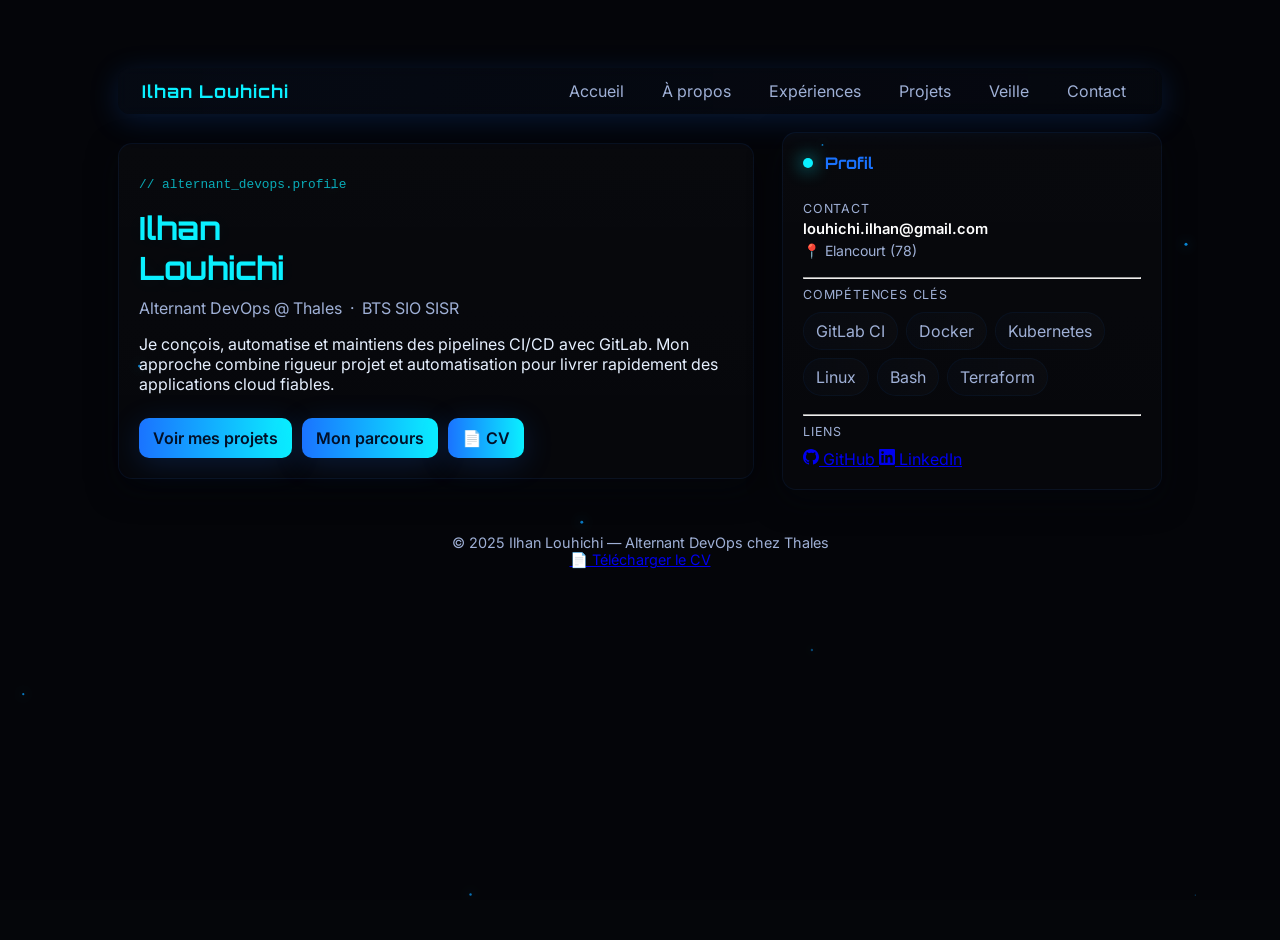
<file: index.html>
<!doctype html>
<html lang="fr">
<head>
  <meta charset="utf-8" />
  <meta name="viewport" content="width=device-width,initial-scale=1" />
  <title>Ilhan Louhichi — Portfolio DevOps</title>
  <meta name="description" content="Portfolio d'Ilhan Louhichi, alternant DevOps chez Thales. CI/CD, Docker, Kubernetes, GitLab." />
  <link rel="stylesheet" href="css/styles.css">
</head>
<body>
<canvas id="particles-canvas" aria-hidden="true"></canvas>
<div class="container">

  <nav class="nav">
    <a class="logo" href="index.html">Ilhan Louhichi</a>
    <ul class="nav-links">
      <li><a href="index.html">Accueil</a></li>
      <li><a href="about.html">À propos</a></li>
      <li><a href="experience.html">Expériences</a></li>
      <li><a href="projects.html">Projets</a></li>
      <li><a href="veille.html">Veille</a></li>
      <li><a href="contact.html">Contact</a></li>
    </ul>
  </nav>

  <div class="hero">
    <!-- Carte principale -->
    <div class="card">
      <p style="font-family:'JetBrains Mono',monospace;font-size:0.8rem;color:var(--neon-2);margin-bottom:16px;opacity:0.7;">// alternant_devops.profile</p>
      <h1 class="title">Ilhan<br>Louhichi</h1>
      <p class="subtitle">Alternant DevOps @ Thales &nbsp;·&nbsp; BTS SIO SISR</p>
      <p style="margin-bottom:24px;">Je conçois, automatise et maintiens des pipelines CI/CD avec GitLab. Mon approche combine rigueur projet et automatisation pour livrer rapidement des applications cloud fiables.</p>
      <div style="display:flex;gap:10px;flex-wrap:wrap;">
        <a class="btn" href="projects.html">Voir mes projets</a>
        <a class="btn btn-outline" href="experience.html">Mon parcours</a>
        <a class="btn btn-outline" href="files/LOUHICHI_ILHAN_CV.pdf" target="_blank">📄 CV</a>
      </div>
    </div>

    <!-- Carte info -->
    <div class="card">
      <div class="section-title" style="padding-bottom:12px;margin-bottom:16px;">
        <div class="pulse"></div>
        <h2 style="font-size:1rem;">Profil</h2>
      </div>

      <div style="margin-bottom:18px;">
        <div style="font-size:0.78rem;color:var(--muted);margin-bottom:4px;text-transform:uppercase;letter-spacing:0.8px;">Contact</div>
        <div style="font-weight:600;color:#fff;font-size:0.92rem;">louhichi.ilhan@gmail.com</div>
        <div style="color:var(--muted);font-size:0.88rem;margin-top:4px;">📍 Elancourt (78)</div>
      </div>

      <hr>

      <div style="margin-bottom:18px;">
        <div style="font-size:0.78rem;color:var(--muted);margin-bottom:10px;text-transform:uppercase;letter-spacing:0.8px;">Compétences clés</div>
        <div class="chips">
          <span class="chip">GitLab CI</span>
          <span class="chip">Docker</span>
          <span class="chip">Kubernetes</span>
          <span class="chip">Linux</span>
          <span class="chip">Bash</span>
          <span class="chip">Terraform</span>
        </div>
      </div>

      <hr>

      <div>
        <div style="font-size:0.78rem;color:var(--muted);margin-bottom:10px;text-transform:uppercase;letter-spacing:0.8px;">Liens</div>
        <div class="social-links" style="flex-direction:column;">
          <a href="https://github.com/ilhan-louhichi" target="_blank" class="social-link">
            <svg width="16" height="16" viewBox="0 0 24 24" fill="currentColor"><path d="M12 0C5.374 0 0 5.373 0 12c0 5.302 3.438 9.8 8.207 11.387.599.111.793-.261.793-.577v-2.234c-3.338.726-4.033-1.416-4.033-1.416-.546-1.387-1.333-1.756-1.333-1.756-1.089-.745.083-.729.083-.729 1.205.084 1.839 1.237 1.839 1.237 1.07 1.834 2.807 1.304 3.492.997.107-.775.418-1.305.762-1.604-2.665-.305-5.467-1.334-5.467-5.931 0-1.311.469-2.381 1.236-3.221-.124-.303-.535-1.524.117-3.176 0 0 1.008-.322 3.301 1.23A11.509 11.509 0 0112 5.803c1.02.005 2.047.138 3.006.404 2.291-1.552 3.297-1.23 3.297-1.23.653 1.653.242 2.874.118 3.176.77.84 1.235 1.911 1.235 3.221 0 4.609-2.807 5.624-5.479 5.921.43.372.823 1.102.823 2.222v3.293c0 .319.192.694.801.576C20.566 21.797 24 17.3 24 12c0-6.627-5.373-12-12-12z"/></svg>
            GitHub
          </a>
          <a href="https://linkedin.com/in/ilhan-louhichi" target="_blank" class="social-link">
            <svg width="16" height="16" viewBox="0 0 24 24" fill="currentColor"><path d="M20.447 20.452h-3.554v-5.569c0-1.328-.027-3.037-1.852-3.037-1.853 0-2.136 1.445-2.136 2.939v5.667H9.351V9h3.414v1.561h.046c.477-.9 1.637-1.85 3.37-1.85 3.601 0 4.267 2.37 4.267 5.455v6.286zM5.337 7.433a2.062 2.062 0 01-2.063-2.065 2.064 2.064 0 112.063 2.065zm1.782 13.019H3.555V9h3.564v11.452zM22.225 0H1.771C.792 0 0 .774 0 1.729v20.542C0 23.227.792 24 1.771 24h20.451C23.2 24 24 23.227 24 22.271V1.729C24 .774 23.2 0 22.222 0h.003z"/></svg>
            LinkedIn
          </a>
        </div>
      </div>
    </div>
  </div>

  <footer class="site-footer">
    <div>© 2025 Ilhan Louhichi — Alternant DevOps chez Thales</div>
    <div><a href="files/LOUHICHI_ILHAN_CV.pdf" target="_blank">📄 Télécharger le CV</a></div>
  </footer>
</div>
<script src="js/particles.js"></script>
</body>
</html>
</file>
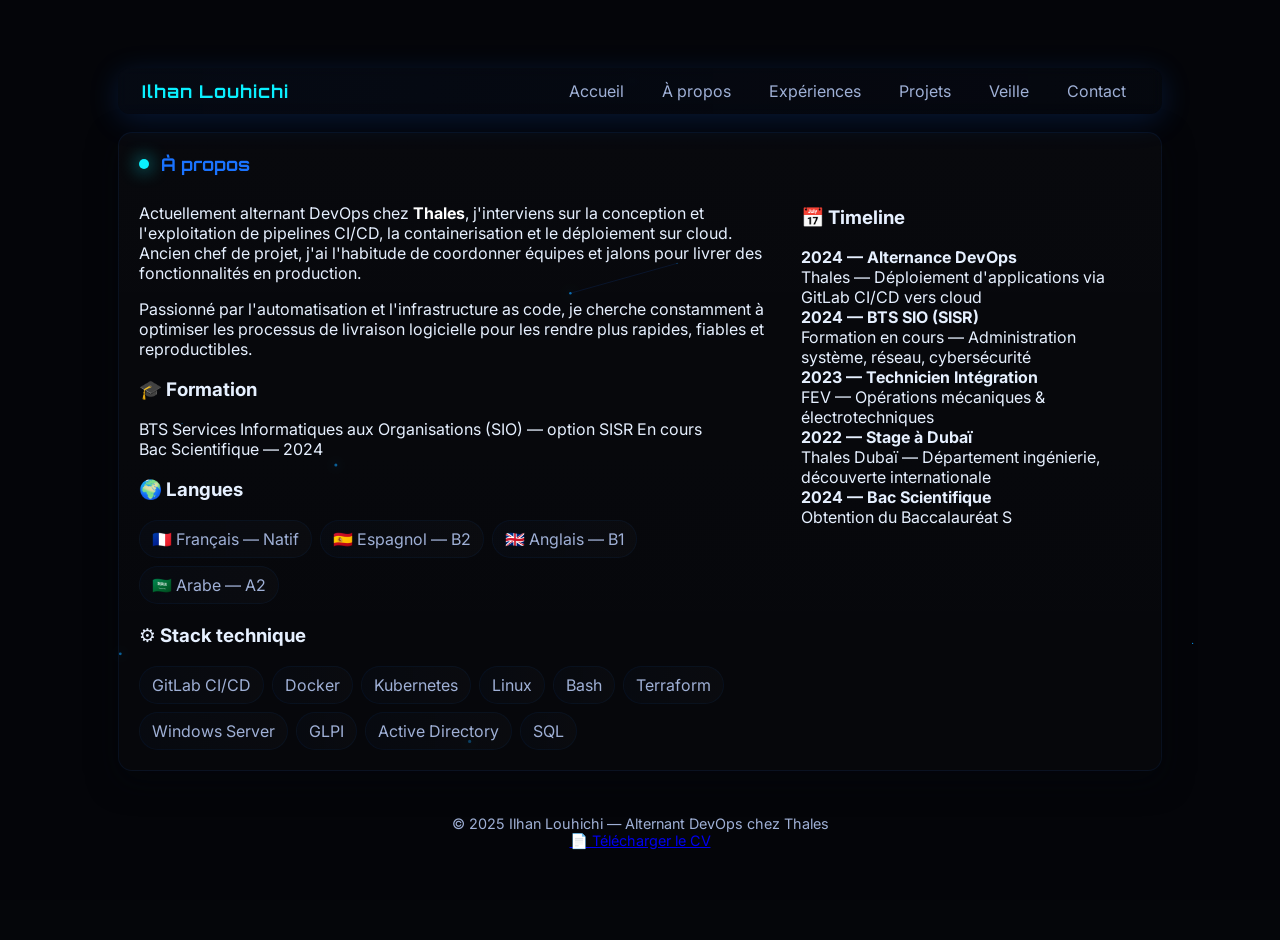
<file: about.html>
<!doctype html>
<html lang="fr">
<head>
  <meta charset="utf-8" />
  <meta name="viewport" content="width=device-width,initial-scale=1" />
  <title>À propos — Ilhan Louhichi</title>
  <meta name="description" content="À propos d'Ilhan Louhichi, alternant DevOps chez Thales, BTS SIO SISR." />
  <link rel="stylesheet" href="css/styles.css">
</head>
<body>
<canvas id="particles-canvas" aria-hidden="true"></canvas>
<div class="container">

  <nav class="nav">
    <a class="logo" href="index.html">Ilhan Louhichi</a>
    <ul class="nav-links">
      <li><a href="index.html">Accueil</a></li>
      <li><a href="about.html">À propos</a></li>
      <li><a href="experience.html">Expériences</a></li>
      <li><a href="projects.html">Projets</a></li>
      <li><a href="veille.html">Veille</a></li>
      <li><a href="contact.html">Contact</a></li>
    </ul>
  </nav>

  <section class="card">
    <div class="section-title">
      <div class="pulse"></div>
      <h2>À propos</h2>
    </div>

    <div class="two-col">
      <div>
        <p>Actuellement alternant DevOps chez <strong style="color:#fff;">Thales</strong>, j'interviens sur la conception et l'exploitation de pipelines CI/CD, la containerisation et le déploiement sur cloud. Ancien chef de projet, j'ai l'habitude de coordonner équipes et jalons pour livrer des fonctionnalités en production.</p>
        <p>Passionné par l'automatisation et l'infrastructure as code, je cherche constamment à optimiser les processus de livraison logicielle pour les rendre plus rapides, fiables et reproductibles.</p>

        <h3>🎓 Formation</h3>
        <p>BTS Services Informatiques aux Organisations (SIO) — option SISR <span class="tag">En cours</span><br>
        Bac Scientifique — 2024</p>

        <h3>🌍 Langues</h3>
        <div class="chips" style="margin-top:8px;">
          <span class="chip">🇫🇷 Français — Natif</span>
          <span class="chip">🇪🇸 Espagnol — B2</span>
          <span class="chip">🇬🇧 Anglais — B1</span>
          <span class="chip">🇸🇦 Arabe — A2</span>
        </div>

        <h3 style="margin-top:20px;">⚙️ Stack technique</h3>
        <div class="chips" style="margin-top:8px;">
          <span class="chip">GitLab CI/CD</span>
          <span class="chip">Docker</span>
          <span class="chip">Kubernetes</span>
          <span class="chip">Linux</span>
          <span class="chip">Bash</span>
          <span class="chip">Terraform</span>
          <span class="chip">Windows Server</span>
          <span class="chip">GLPI</span>
          <span class="chip">Active Directory</span>
          <span class="chip">SQL</span>
        </div>
      </div>

      <div>
        <h3>📅 Timeline</h3>
        <div class="timeline">
          <div class="timeline-item">
            <strong>2024 — Alternance DevOps</strong>
            <div class="tl-sub">Thales — Déploiement d'applications via GitLab CI/CD vers cloud</div>
          </div>
          <div class="timeline-item">
            <strong>2024 — BTS SIO (SISR)</strong>
            <div class="tl-sub">Formation en cours — Administration système, réseau, cybersécurité</div>
          </div>
          <div class="timeline-item">
            <strong>2023 — Technicien Intégration</strong>
            <div class="tl-sub">FEV — Opérations mécaniques & électrotechniques</div>
          </div>
          <div class="timeline-item">
            <strong>2022 — Stage à Dubaï</strong>
            <div class="tl-sub">Thales Dubaï — Département ingénierie, découverte internationale</div>
          </div>
          <div class="timeline-item">
            <strong>2024 — Bac Scientifique</strong>
            <div class="tl-sub">Obtention du Baccalauréat S</div>
          </div>
        </div>
      </div>
    </div>
  </section>

  <footer class="site-footer">
    <div>© 2025 Ilhan Louhichi — Alternant DevOps chez Thales</div>
    <div><a href="files/LOUHICHI_ILHAN_CV.pdf" target="_blank">📄 Télécharger le CV</a></div>
  </footer>
</div>
<script src="js/particles.js"></script>
</body>
</html>
</file>
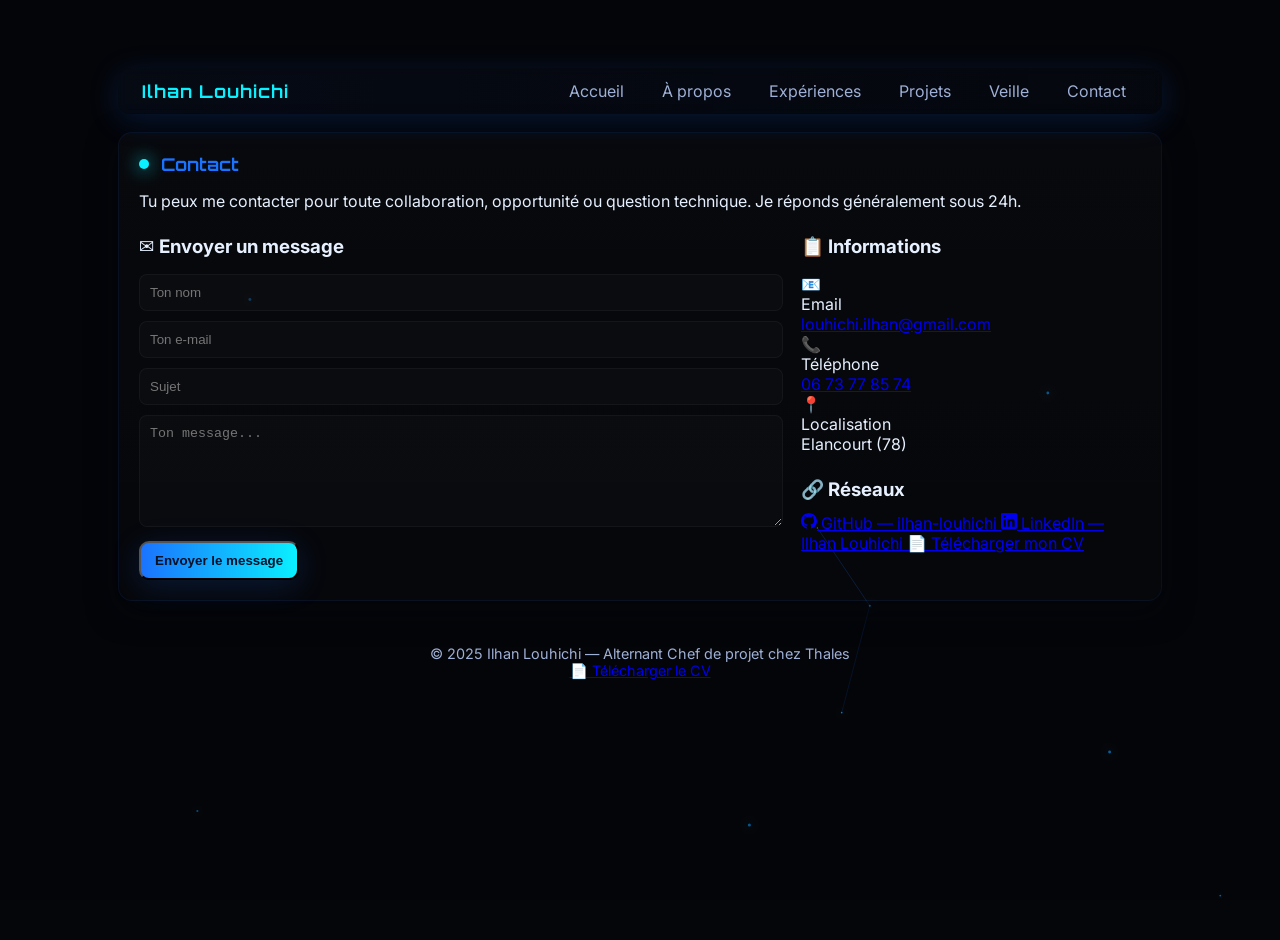
<file: contact.html>
<!doctype html>
<html lang="fr">
<head>
  <meta charset="utf-8" />
  <meta name="viewport" content="width=device-width,initial-scale=1" />
  <title>Contact — Ilhan Louhichi</title>
  <meta name="description" content="Contacter Ilhan Louhichi, alternant DevOps chez Thales." />
  <link rel="stylesheet" href="css/styles.css">
</head>
<body>
<canvas id="particles-canvas" aria-hidden="true"></canvas>
<div class="container">

  <nav class="nav">
    <a class="logo" href="index.html">Ilhan Louhichi</a>
    <ul class="nav-links">
      <li><a href="index.html">Accueil</a></li>
      <li><a href="about.html">À propos</a></li>
      <li><a href="experience.html">Expériences</a></li>
      <li><a href="projects.html">Projets</a></li>
      <li><a href="veille.html">Veille</a></li>
      <li><a href="contact.html">Contact</a></li>
    </ul>
  </nav>

  <section class="card">
    <div class="section-title">
      <div class="pulse"></div>
      <h2>Contact</h2>
    </div>
    <p>Tu peux me contacter pour toute collaboration, opportunité ou question technique. Je réponds généralement sous 24h.</p>

    <div class="two-col" style="margin-top:24px;align-items:start;">

      <!-- Formulaire -->
      <div>
        <h3 style="margin-top:0;margin-bottom:16px;">✉️ Envoyer un message</h3>
        <div class="contact-form">
          <input type="text" name="name" placeholder="Ton nom" required>
          <input type="email" name="email" placeholder="Ton e-mail" required>
          <input type="text" name="subject" placeholder="Sujet">
          <textarea name="message" rows="6" placeholder="Ton message..."></textarea>
          <button class="btn" type="button" onclick="alert('Formulaire de démonstration — contactez directement par email.')">
            Envoyer le message
          </button>
        </div>
      </div>

      <!-- Infos de contact -->
      <div>
        <h3 style="margin-top:0;margin-bottom:16px;">📋 Informations</h3>
        <div class="contact-info">
          <div class="contact-info-item">
            <div class="icon">📧</div>
            <div>
              <div class="ci-label">Email</div>
              <a href="mailto:louhichi.ilhan@gmail.com">louhichi.ilhan@gmail.com</a>
            </div>
          </div>
          <div class="contact-info-item">
            <div class="icon">📞</div>
            <div>
              <div class="ci-label">Téléphone</div>
              <a href="tel:+33673778574">06 73 77 85 74</a>
            </div>
          </div>
          <div class="contact-info-item">
            <div class="icon">📍</div>
            <div>
              <div class="ci-label">Localisation</div>
              <span style="color:var(--text)">Elancourt (78)</span>
            </div>
          </div>
        </div>

        <h3 style="margin-top:24px;margin-bottom:12px;">🔗 Réseaux</h3>
        <div class="social-links" style="flex-direction:column;">
          <a href="https://github.com/ilhan-louhichi" target="_blank" class="social-link">
            <svg width="16" height="16" viewBox="0 0 24 24" fill="currentColor"><path d="M12 0C5.374 0 0 5.373 0 12c0 5.302 3.438 9.8 8.207 11.387.599.111.793-.261.793-.577v-2.234c-3.338.726-4.033-1.416-4.033-1.416-.546-1.387-1.333-1.756-1.333-1.756-1.089-.745.083-.729.083-.729 1.205.084 1.839 1.237 1.839 1.237 1.07 1.834 2.807 1.304 3.492.997.107-.775.418-1.305.762-1.604-2.665-.305-5.467-1.334-5.467-5.931 0-1.311.469-2.381 1.236-3.221-.124-.303-.535-1.524.117-3.176 0 0 1.008-.322 3.301 1.23A11.509 11.509 0 0112 5.803c1.02.005 2.047.138 3.006.404 2.291-1.552 3.297-1.23 3.297-1.23.653 1.653.242 2.874.118 3.176.77.84 1.235 1.911 1.235 3.221 0 4.609-2.807 5.624-5.479 5.921.43.372.823 1.102.823 2.222v3.293c0 .319.192.694.801.576C20.566 21.797 24 17.3 24 12c0-6.627-5.373-12-12-12z"/></svg>
            GitHub — ilhan-louhichi
          </a>
          <a href="https://linkedin.com/in/ilhan-louhichi" target="_blank" class="social-link">
            <svg width="16" height="16" viewBox="0 0 24 24" fill="currentColor"><path d="M20.447 20.452h-3.554v-5.569c0-1.328-.027-3.037-1.852-3.037-1.853 0-2.136 1.445-2.136 2.939v5.667H9.351V9h3.414v1.561h.046c.477-.9 1.637-1.85 3.37-1.85 3.601 0 4.267 2.37 4.267 5.455v6.286zM5.337 7.433a2.062 2.062 0 01-2.063-2.065 2.064 2.064 0 112.063 2.065zm1.782 13.019H3.555V9h3.564v11.452zM22.225 0H1.771C.792 0 0 .774 0 1.729v20.542C0 23.227.792 24 1.771 24h20.451C23.2 24 24 23.227 24 22.271V1.729C24 .774 23.2 0 22.222 0h.003z"/></svg>
            LinkedIn — Ilhan Louhichi
          </a>
          <a href="files/LOUHICHI_ILHAN_CV.pdf" target="_blank" class="social-link">
            📄 Télécharger mon CV
          </a>
        </div>
      </div>
    </div>
  </section>

  <footer class="site-footer">
    <div>© 2025 Ilhan Louhichi — Alternant Chef de projet chez Thales</div>
    <div><a href="files/LOUHICHI_ILHAN_CV.pdf" target="_blank">📄 Télécharger le CV</a></div>
  </footer>
</div>
<script src="js/particles.js"></script>
</body>
</html>
</file>
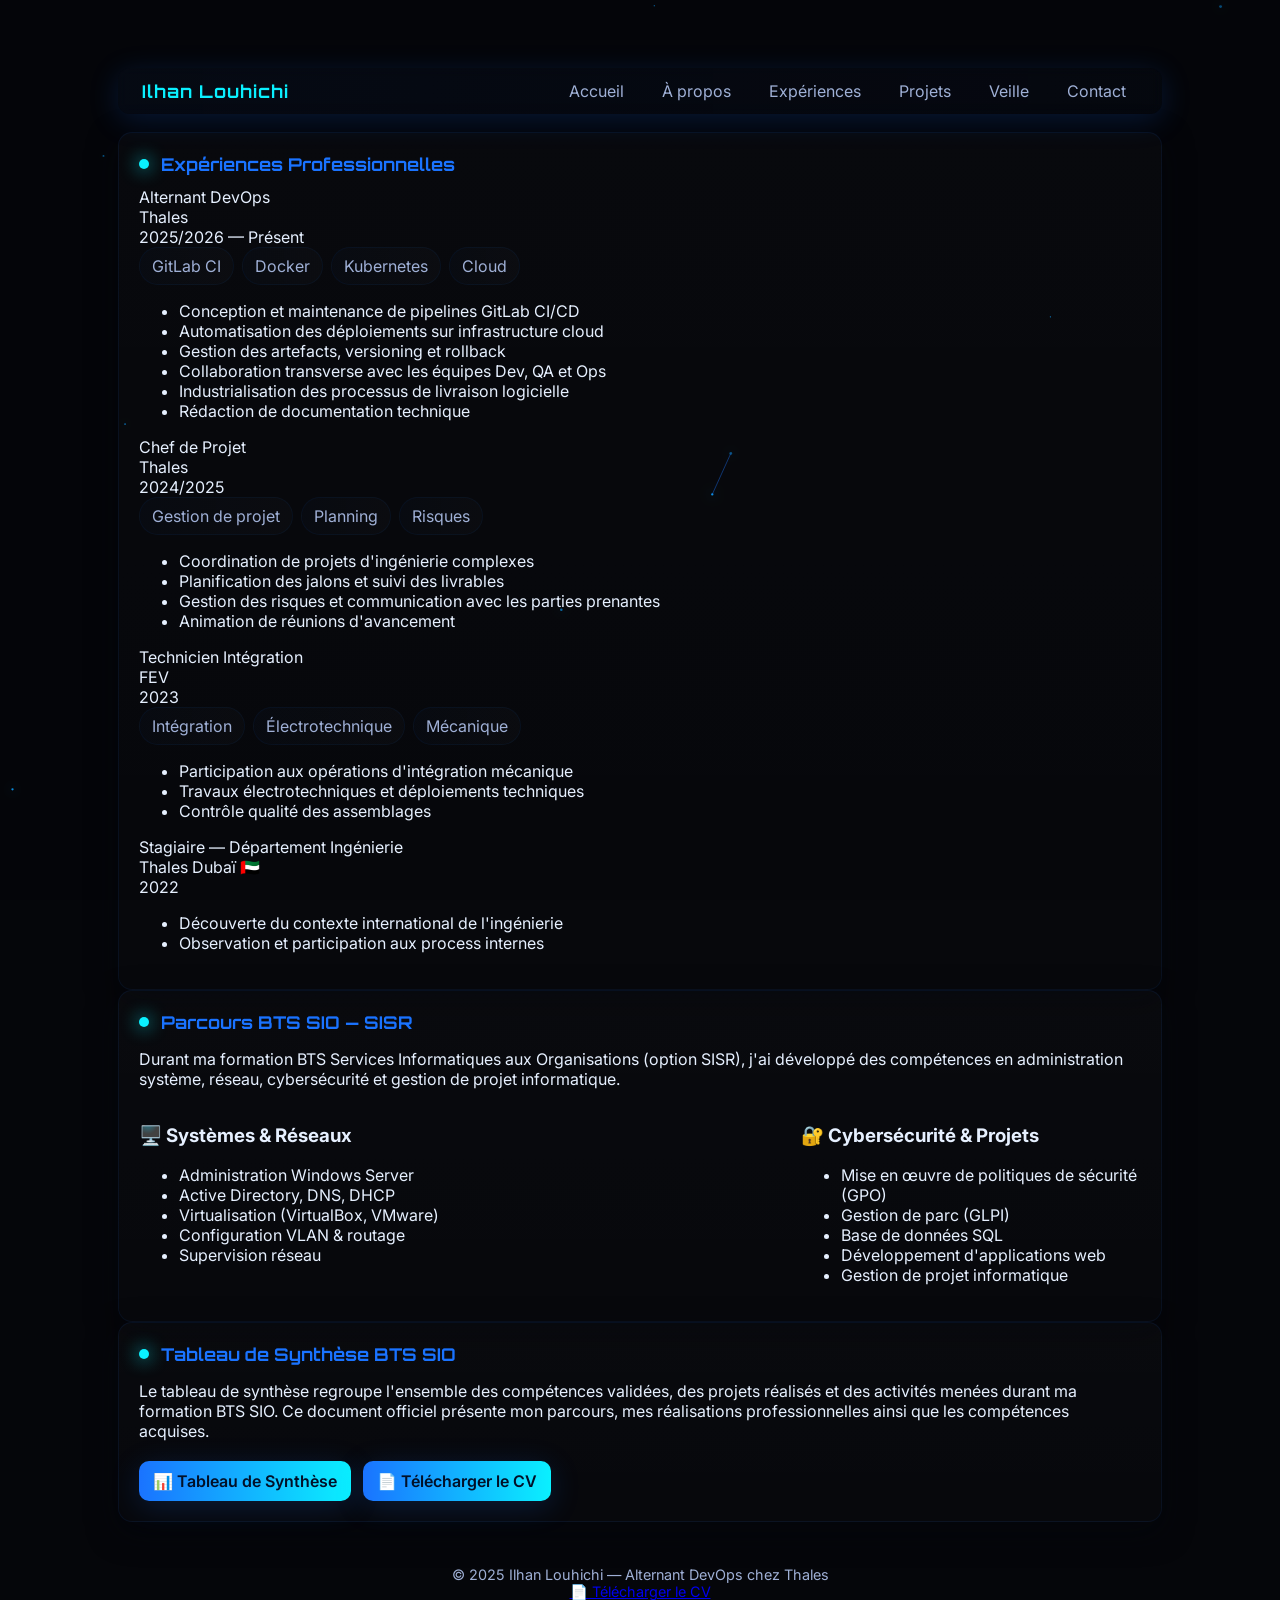
<file: experience.html>
<!doctype html>
<html lang="fr">
<head>
  <meta charset="utf-8" />
  <meta name="viewport" content="width=device-width,initial-scale=1" />
  <title>Expériences — Ilhan Louhichi</title>
  <meta name="description" content="Expériences professionnelles et parcours BTS SIO d'Ilhan Louhichi." />
  <link rel="stylesheet" href="css/styles.css">
</head>
<body>
<canvas id="particles-canvas" aria-hidden="true"></canvas>
<div class="container">

  <nav class="nav">
    <a class="logo" href="index.html">Ilhan Louhichi</a>
    <ul class="nav-links">
      <li><a href="index.html">Accueil</a></li>
      <li><a href="about.html">À propos</a></li>
      <li><a href="experience.html">Expériences</a></li>
      <li><a href="projects.html">Projets</a></li>
      <li><a href="veille.html">Veille</a></li>
      <li><a href="contact.html">Contact</a></li>
    </ul>
  </nav>

  <!-- Expériences professionnelles -->
  <section class="card">
    <div class="section-title">
      <div class="pulse"></div>
      <h2>Expériences Professionnelles</h2>
    </div>

    <div class="exp-block">
      <div class="exp-header">
        <div>
          <div class="exp-title">Alternant DevOps</div>
          <div class="exp-company">Thales</div>
        </div>
        <span class="exp-date">2025/2026 — Présent</span>
      </div>
      <div class="chips" style="margin-bottom:10px;">
        <span class="chip">GitLab CI</span><span class="chip">Docker</span><span class="chip">Kubernetes</span><span class="chip">Cloud</span>
      </div>
      <ul>
        <li>Conception et maintenance de pipelines GitLab CI/CD</li>
        <li>Automatisation des déploiements sur infrastructure cloud</li>
        <li>Gestion des artefacts, versioning et rollback</li>
        <li>Collaboration transverse avec les équipes Dev, QA et Ops</li>
        <li>Industrialisation des processus de livraison logicielle</li>
        <li>Rédaction de documentation technique</li>
      </ul>
    </div>

    <div class="exp-block">
      <div class="exp-header">
        <div>
          <div class="exp-title">Chef de Projet</div>
          <div class="exp-company">Thales</div>
        </div>
        <span class="exp-date">2024/2025</span>
      </div>
      <div class="chips" style="margin-bottom:10px;">
        <span class="chip">Gestion de projet</span><span class="chip">Planning</span><span class="chip">Risques</span>
      </div>
      <ul>
        <li>Coordination de projets d'ingénierie complexes</li>
        <li>Planification des jalons et suivi des livrables</li>
        <li>Gestion des risques et communication avec les parties prenantes</li>
        <li>Animation de réunions d'avancement</li>
      </ul>
    </div>

    <div class="exp-block">
      <div class="exp-header">
        <div>
          <div class="exp-title">Technicien Intégration</div>
          <div class="exp-company">FEV</div>
        </div>
        <span class="exp-date">2023</span>
      </div>
      <div class="chips" style="margin-bottom:10px;">
        <span class="chip">Intégration</span><span class="chip">Électrotechnique</span><span class="chip">Mécanique</span>
      </div>
      <ul>
        <li>Participation aux opérations d'intégration mécanique</li>
        <li>Travaux électrotechniques et déploiements techniques</li>
        <li>Contrôle qualité des assemblages</li>
      </ul>
    </div>

    <div class="exp-block">
      <div class="exp-header">
        <div>
          <div class="exp-title">Stagiaire — Département Ingénierie</div>
          <div class="exp-company">Thales Dubaï 🇦🇪</div>
        </div>
        <span class="exp-date">2022</span>
      </div>
      <ul>
        <li>Découverte du contexte international de l'ingénierie</li>
        <li>Observation et participation aux process internes</li>
      </ul>
    </div>
  </section>

  <!-- Parcours BTS -->
  <section class="card">
    <div class="section-title">
      <div class="pulse"></div>
      <h2>Parcours BTS SIO — SISR</h2>
    </div>
    <p>Durant ma formation BTS Services Informatiques aux Organisations (option SISR), j'ai développé des compétences en administration système, réseau, cybersécurité et gestion de projet informatique.</p>
    <div class="two-col" style="margin-top:16px;">
      <div>
        <h3>🖥️ Systèmes & Réseaux</h3>
        <ul>
          <li>Administration Windows Server</li>
          <li>Active Directory, DNS, DHCP</li>
          <li>Virtualisation (VirtualBox, VMware)</li>
          <li>Configuration VLAN & routage</li>
          <li>Supervision réseau</li>
        </ul>
      </div>
      <div>
        <h3>🔐 Cybersécurité & Projets</h3>
        <ul>
          <li>Mise en œuvre de politiques de sécurité (GPO)</li>
          <li>Gestion de parc (GLPI)</li>
          <li>Base de données SQL</li>
          <li>Développement d'applications web</li>
          <li>Gestion de projet informatique</li>
        </ul>
      </div>
    </div>
  </section>

  <!-- Tableau de synthèse -->
  <section class="card">
    <div class="section-title">
      <div class="pulse"></div>
      <h2>Tableau de Synthèse BTS SIO</h2>
    </div>
    <p>Le tableau de synthèse regroupe l'ensemble des compétences validées, des projets réalisés et des activités menées durant ma formation BTS SIO. Ce document officiel présente mon parcours, mes réalisations professionnelles ainsi que les compétences acquises.</p>
    <div style="margin-top:20px;display:flex;gap:12px;flex-wrap:wrap;">
      <a href="files/Tableau_E5_Ilhan_Louhichi_COMPLET.xlsx" target="_blank" class="btn">
        📊 Tableau de Synthèse
      </a>
      <a href="files/LOUHICHI_ILHAN_CV.pdf" target="_blank" class="btn btn-outline">
        📄 Télécharger le CV
      </a>
    </div>
  </section>

  <footer class="site-footer">
    <div>© 2025 Ilhan Louhichi — Alternant DevOps chez Thales</div>
    <div><a href="files/LOUHICHI_ILHAN_CV.pdf" target="_blank">📄 Télécharger le CV</a></div>
  </footer>
</div>
<script src="js/particles.js"></script>
</body>
</html>
</file>
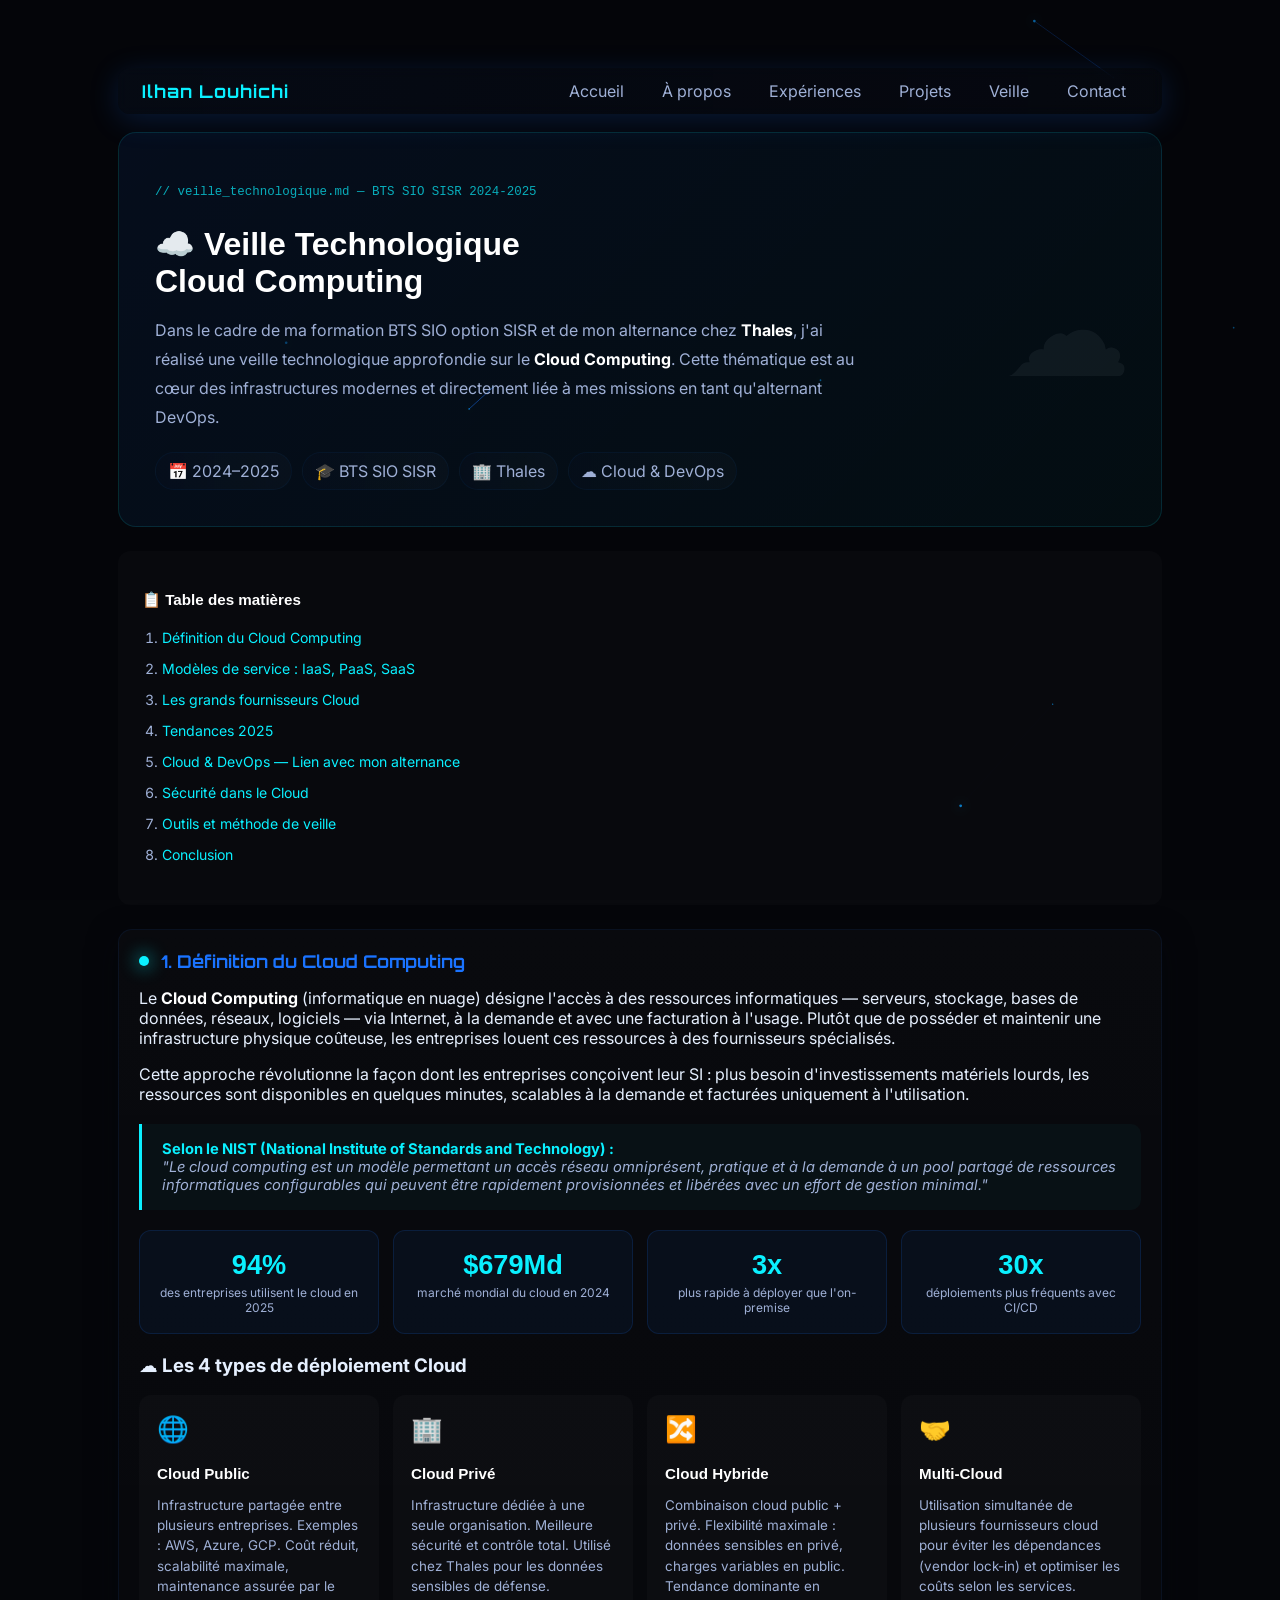
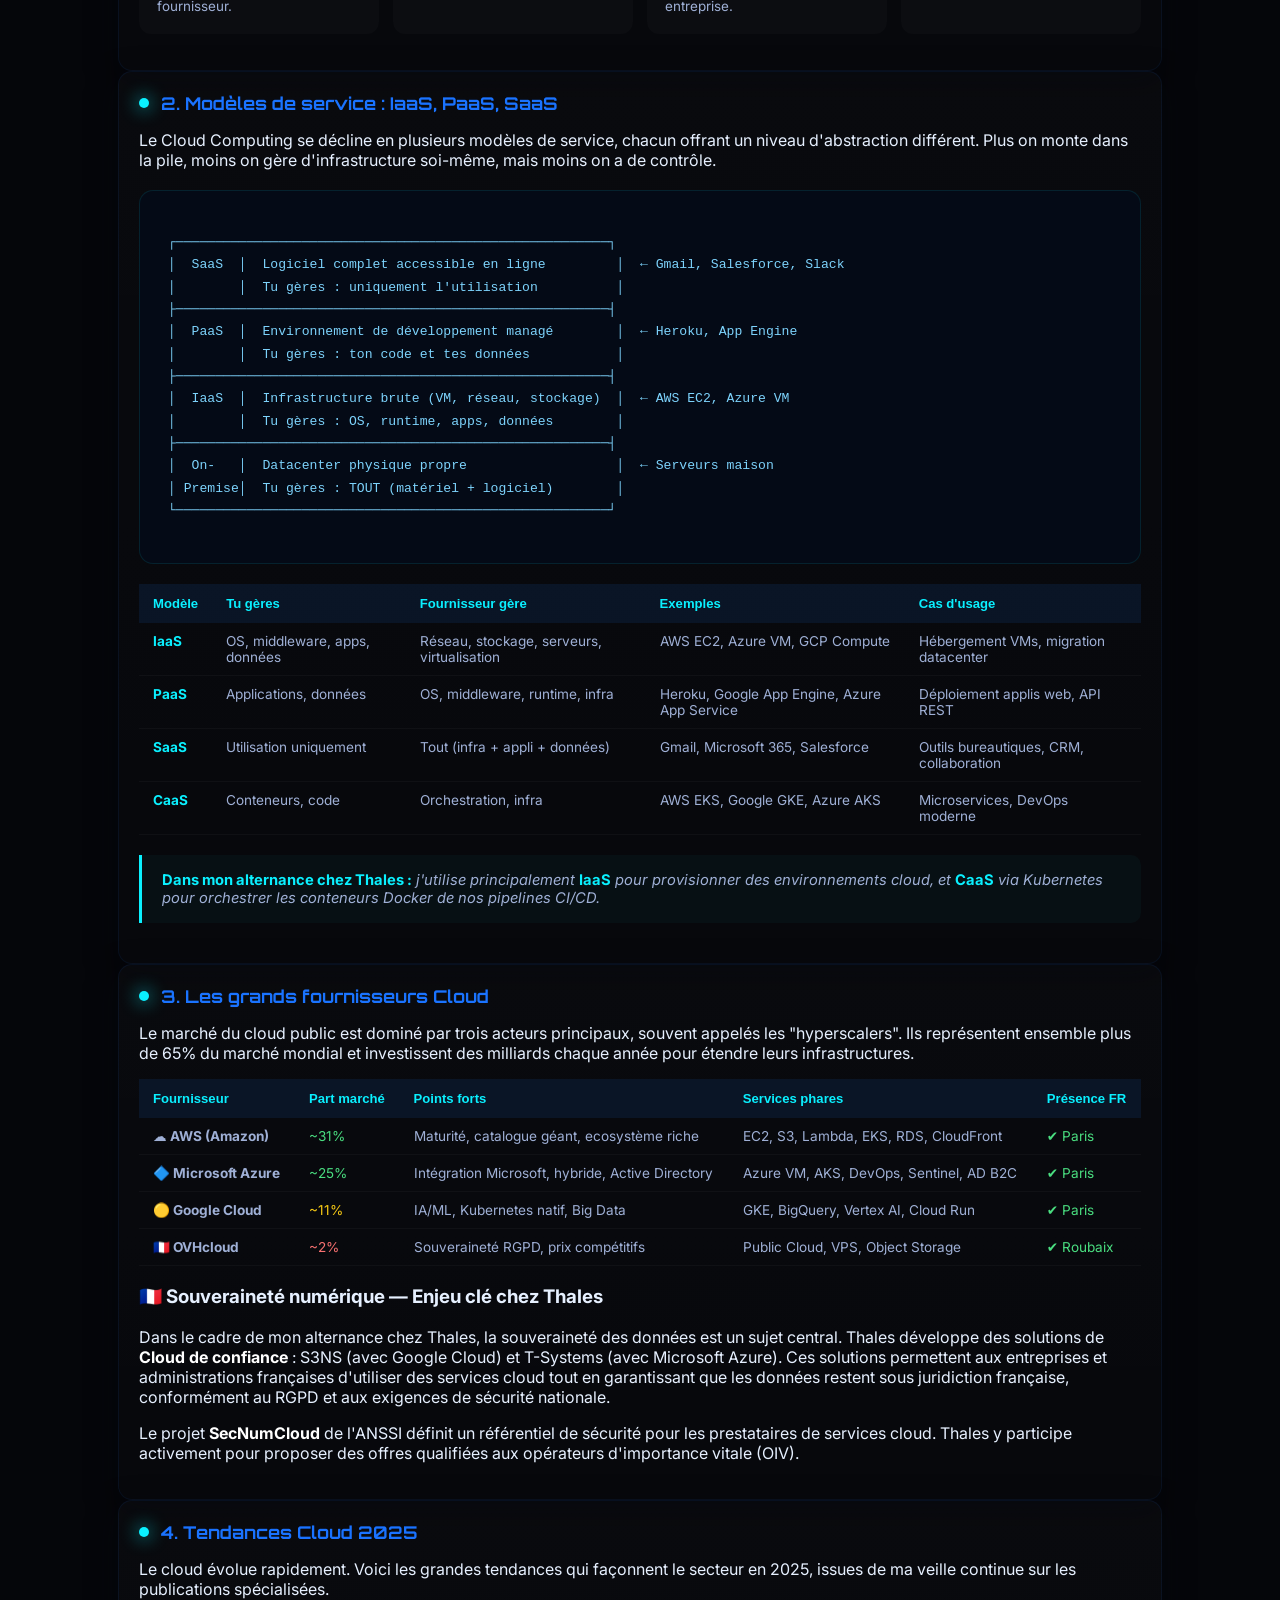
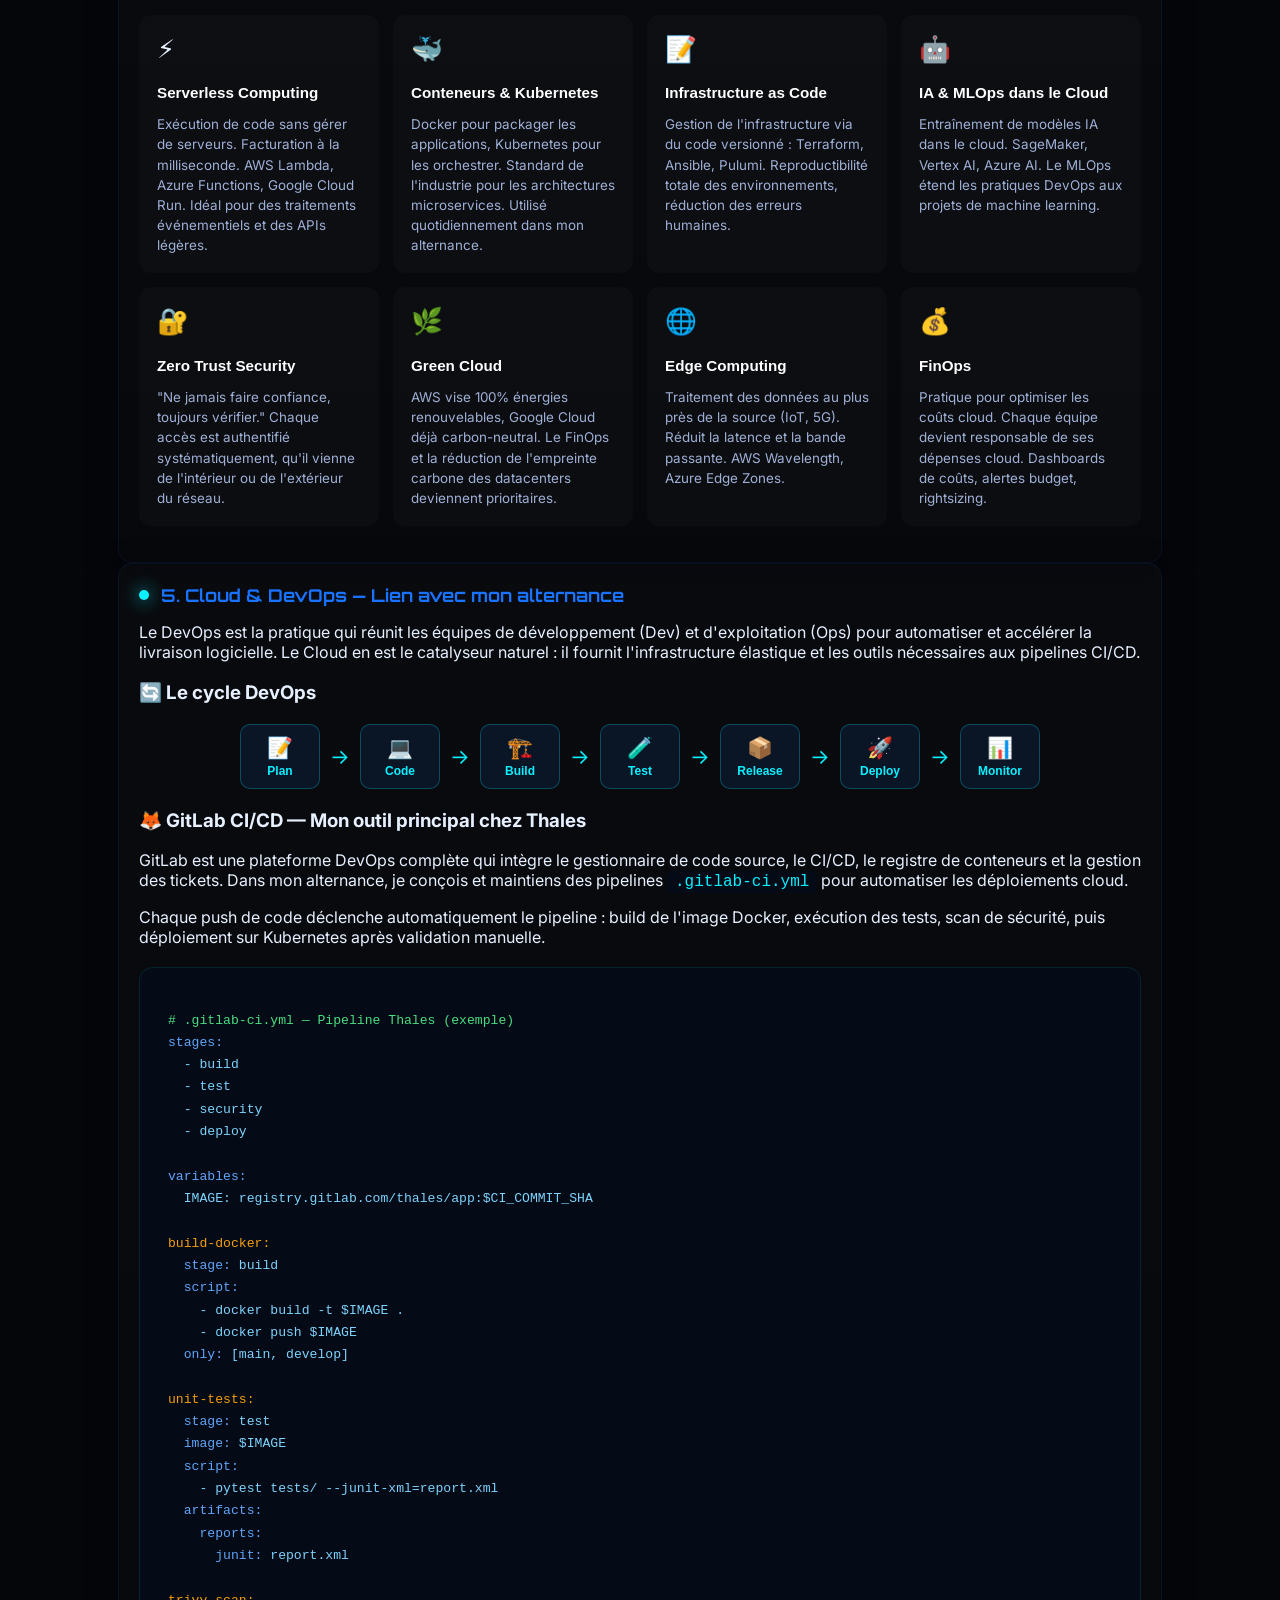
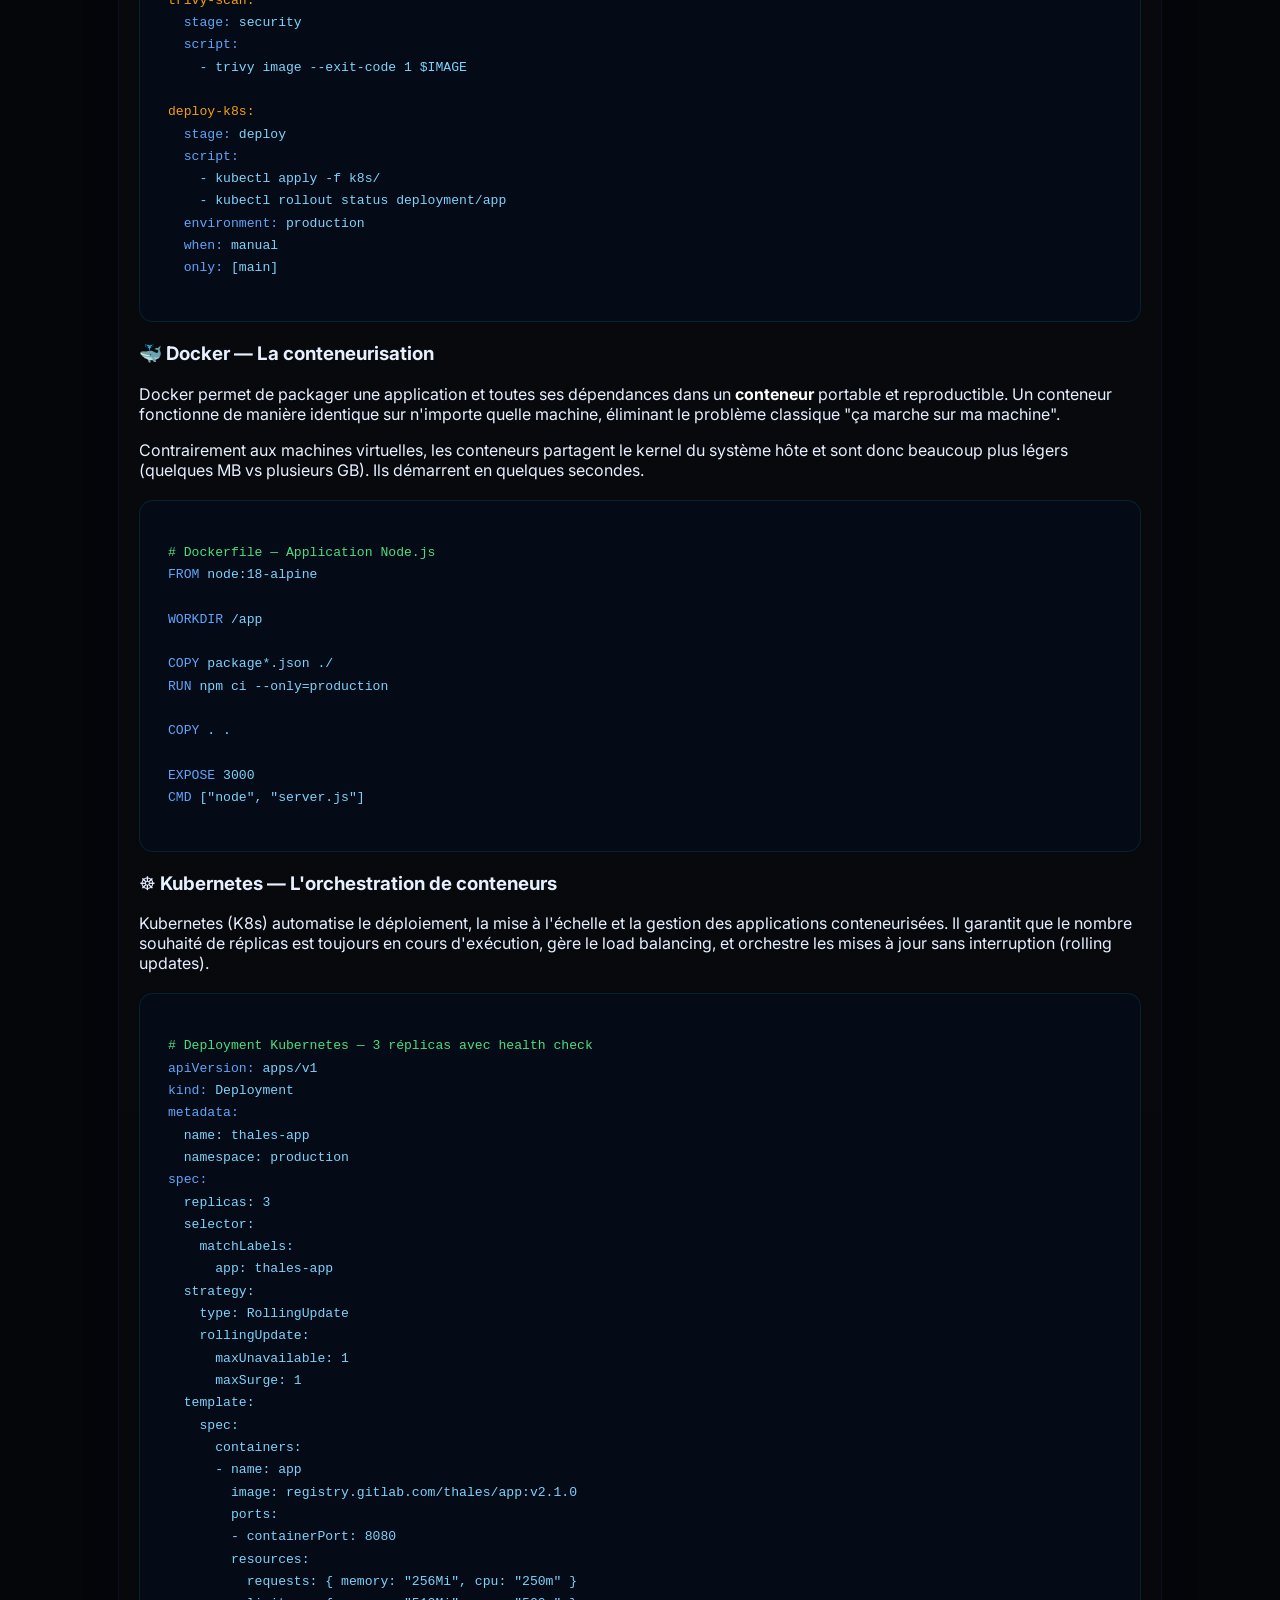
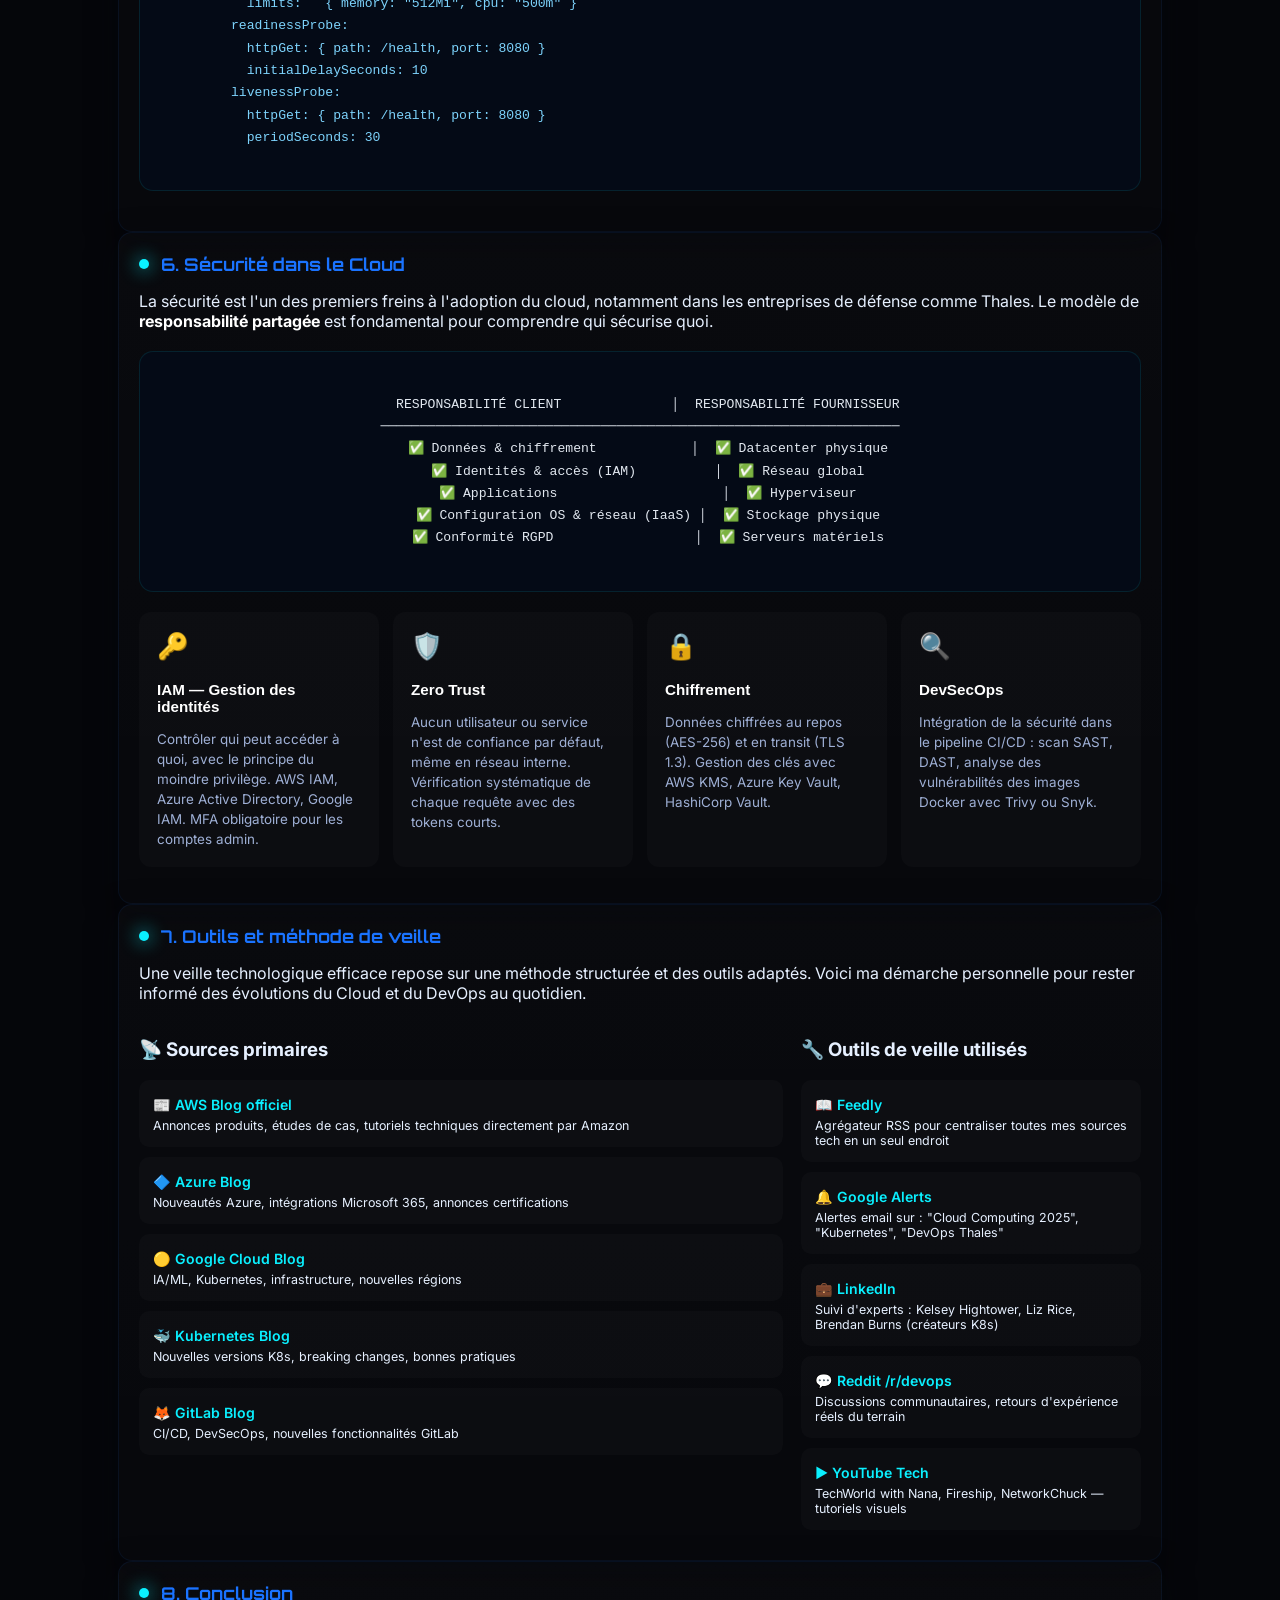
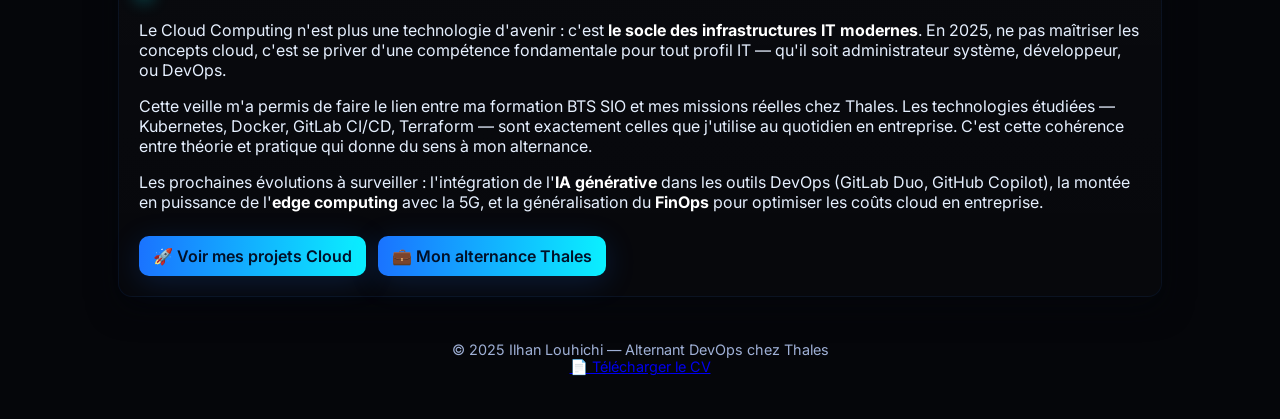
<file: veille.html>
<!doctype html>
<html lang="fr">
<head>
  <meta charset="utf-8" />
  <meta name="viewport" content="width=device-width,initial-scale=1" />
  <title>Veille Technologique — Ilhan Louhichi</title>
  <meta name="description" content="Veille technologique approfondie sur le Cloud Computing — Ilhan Louhichi, BTS SIO SISR." />
  <link rel="stylesheet" href="css/styles.css">
  <style>
    .veille-hero {
      background: linear-gradient(135deg, rgba(26,115,255,0.08), rgba(10,240,255,0.04));
      border-radius: 18px;
      padding: 36px;
      border: 1px solid rgba(10,240,255,0.12);
      margin-bottom: 24px;
      position: relative;
      overflow: hidden;
    }
    .veille-hero::before {
      content: '☁️';
      position: absolute;
      right: 30px;
      top: 50%;
      transform: translateY(-50%);
      font-size: 8rem;
      opacity: 0.05;
      pointer-events: none;
    }
    .veille-hero h1 { font-family: 'Syne', sans-serif; font-size: 2rem; font-weight: 800; color: #fff; margin-bottom: 12px; }
    .veille-hero p { font-size: 1rem; line-height: 1.8; color: var(--muted); max-width: 700px; margin-bottom: 0; }
    .schema-box {
      background: #040a16;
      border: 1px solid rgba(10,240,255,0.1);
      border-radius: 14px;
      padding: 28px;
      margin: 20px 0;
      font-family: 'JetBrains Mono', monospace;
      font-size: 0.82rem;
      color: #7dd3fc;
      overflow-x: auto;
      line-height: 1.7;
    }
    .schema-flow {
      display: flex;
      align-items: center;
      gap: 10px;
      flex-wrap: wrap;
      justify-content: center;
      margin: 20px 0;
    }
    .schema-node {
      background: rgba(26,115,255,0.1);
      border: 1px solid rgba(10,240,255,0.25);
      border-radius: 10px;
      padding: 10px 14px;
      text-align: center;
      min-width: 80px;
      transition: all .2s;
    }
    .schema-node:hover { background: rgba(10,240,255,0.1); transform: translateY(-2px); }
    .schema-node .node-icon { font-size: 1.3rem; margin-bottom: 4px; }
    .schema-node .node-label { font-size: 0.75rem; color: var(--neon-2); font-weight: 600; font-family: 'Space Grotesk', sans-serif; }
    .schema-arrow { color: var(--neon-2); font-size: 1.3rem; flex-shrink: 0; }
    .real-img {
      width: 100%;
      border-radius: 12px;
      border: 1px solid var(--border);
      margin: 16px 0;
      box-shadow: 0 10px 40px rgba(0,0,0,0.4);
      transition: transform .2s;
      display: block;
    }
    .real-img:hover { transform: scale(1.01); }
    .img-caption { text-align: center; color: var(--muted); font-size: 0.8rem; margin-top: -8px; margin-bottom: 16px; font-style: italic; }
    .compare-table { width: 100%; border-collapse: collapse; margin: 16px 0; font-size: 0.85rem; }
    .compare-table th { background: rgba(26,115,255,0.1); color: var(--neon-2); padding: 12px 14px; text-align: left; font-family: 'Syne', sans-serif; font-size: 0.82rem; border-bottom: 1px solid var(--border); }
    .compare-table td { padding: 10px 14px; color: var(--muted); border-bottom: 1px solid rgba(255,255,255,0.03); vertical-align: top; }
    .compare-table tr:hover td { background: rgba(255,255,255,0.02); color: var(--text); }
    .ok { color: #4ade80 !important; }
    .mid { color: #facc15 !important; }
    .bad { color: #f87171 !important; }
    .quote-block {
      border-left: 3px solid var(--neon-2);
      padding: 16px 20px;
      background: rgba(10,240,255,0.03);
      border-radius: 0 10px 10px 0;
      margin: 20px 0;
      font-style: italic;
      color: var(--muted);
      font-size: 0.92rem;
    }
    .quote-block strong { color: var(--neon-2); font-style: normal; }
    .toc { background: rgba(255,255,255,0.02); border: 1px solid var(--border); border-radius: 12px; padding: 20px 24px; margin-bottom: 24px; }
    .toc h4 { font-family: 'Syne', sans-serif; color: #fff; margin-bottom: 12px; font-size: 0.95rem; }
    .toc ol { color: var(--muted); font-size: 0.88rem; padding-left: 20px; line-height: 2.2; }
    .toc a { color: var(--neon-2); text-decoration: none; }
    .toc a:hover { text-decoration: underline; }
    .stat-grid { display: grid; grid-template-columns: repeat(auto-fit, minmax(130px,1fr)); gap: 14px; margin: 20px 0; }
    .stat-card { background: rgba(26,115,255,0.06); border: 1px solid rgba(26,115,255,0.15); border-radius: 12px; padding: 18px; text-align: center; }
    .stat-card .stat-num { font-family: 'Syne', sans-serif; font-size: 1.7rem; font-weight: 800; color: var(--neon-2); }
    .stat-card .stat-label { font-size: 0.75rem; color: var(--muted); margin-top: 4px; }
    .source-card { padding: 14px; border-radius: 10px; background: rgba(255,255,255,0.02); border: 1px solid var(--border); transition: all .2s; margin-bottom: 10px; }
    .source-card:hover { border-color: rgba(10,240,255,0.2); }
    .source-card a { color: var(--neon-2); text-decoration: none; font-weight: 600; font-size: 0.88rem; }
    .source-card p { font-size: 0.78rem; margin: 4px 0 0; }
    .vgrid { display: grid; grid-template-columns: repeat(auto-fit, minmax(220px,1fr)); gap: 14px; margin: 16px 0; }
    .vcard { padding: 18px; border-radius: 12px; background: rgba(255,255,255,0.02); border: 1px solid var(--border); transition: all .2s; }
    .vcard:hover { border-color: rgba(10,240,255,0.2); transform: translateY(-3px); }
    .vcard .vi { font-size: 1.6rem; margin-bottom: 10px; }
    .vcard h4 { font-family: 'Syne', sans-serif; color: #fff; font-size: 0.95rem; margin-bottom: 6px; }
    .vcard p { color: var(--muted); font-size: 0.84rem; line-height: 1.5; margin-bottom: 0; }
  </style>
</head>
<body>
<canvas id="particles-canvas" aria-hidden="true"></canvas>
<div class="container">

  <nav class="nav">
    <a class="logo" href="index.html">Ilhan Louhichi</a>
    <ul class="nav-links">
      <li><a href="index.html">Accueil</a></li>
      <li><a href="about.html">À propos</a></li>
      <li><a href="experience.html">Expériences</a></li>
      <li><a href="projects.html">Projets</a></li>
      <li><a href="veille.html">Veille</a></li>
      <li><a href="contact.html">Contact</a></li>
    </ul>
  </nav>

  <div class="veille-hero">
    <p style="font-family:'JetBrains Mono',monospace;font-size:0.78rem;color:var(--neon-2);margin-bottom:12px;opacity:0.7;">// veille_technologique.md — BTS SIO SISR 2024-2025</p>
    <h1>☁️ Veille Technologique<br>Cloud Computing</h1>
    <p>Dans le cadre de ma formation BTS SIO option SISR et de mon alternance chez <strong style="color:#fff;">Thales</strong>, j'ai réalisé une veille technologique approfondie sur le <strong style="color:#fff;">Cloud Computing</strong>. Cette thématique est au cœur des infrastructures modernes et directement liée à mes missions en tant qu'alternant DevOps.</p>
    <div style="margin-top:20px;display:flex;gap:10px;flex-wrap:wrap;">
      <span class="chip">📅 2024–2025</span>
      <span class="chip">🎓 BTS SIO SISR</span>
      <span class="chip">🏢 Thales</span>
      <span class="chip">☁️ Cloud & DevOps</span>
    </div>
  </div>

  <div class="toc">
    <h4>📋 Table des matières</h4>
    <ol>
      <li><a href="#definition">Définition du Cloud Computing</a></li>
      <li><a href="#modeles">Modèles de service : IaaS, PaaS, SaaS</a></li>
      <li><a href="#fournisseurs">Les grands fournisseurs Cloud</a></li>
      <li><a href="#tendances">Tendances 2025</a></li>
      <li><a href="#devops">Cloud & DevOps — Lien avec mon alternance</a></li>
      <li><a href="#securite">Sécurité dans le Cloud</a></li>
      <li><a href="#outils">Outils et méthode de veille</a></li>
      <li><a href="#conclusion">Conclusion</a></li>
    </ol>
  </div>

  <!-- 1. Définition -->
  <section class="card" id="definition">
    <div class="section-title"><div class="pulse"></div><h2>1. Définition du Cloud Computing</h2></div>
    <p>Le <strong style="color:#fff;">Cloud Computing</strong> (informatique en nuage) désigne l'accès à des ressources informatiques — serveurs, stockage, bases de données, réseaux, logiciels — via Internet, à la demande et avec une facturation à l'usage. Plutôt que de posséder et maintenir une infrastructure physique coûteuse, les entreprises louent ces ressources à des fournisseurs spécialisés.</p>
    <p>Cette approche révolutionne la façon dont les entreprises conçoivent leur SI : plus besoin d'investissements matériels lourds, les ressources sont disponibles en quelques minutes, scalables à la demande et facturées uniquement à l'utilisation.</p>

    <div class="quote-block">
      <strong>Selon le NIST (National Institute of Standards and Technology) :</strong><br>
      "Le cloud computing est un modèle permettant un accès réseau omniprésent, pratique et à la demande à un pool partagé de ressources informatiques configurables qui peuvent être rapidement provisionnées et libérées avec un effort de gestion minimal."
    </div>

    <div class="stat-grid">
      <div class="stat-card"><div class="stat-num">94%</div><div class="stat-label">des entreprises utilisent le cloud en 2025</div></div>
      <div class="stat-card"><div class="stat-num">$679Md</div><div class="stat-label">marché mondial du cloud en 2024</div></div>
      <div class="stat-card"><div class="stat-num">3x</div><div class="stat-label">plus rapide à déployer que l'on-premise</div></div>
      <div class="stat-card"><div class="stat-num">30x</div><div class="stat-label">déploiements plus fréquents avec CI/CD</div></div>
    </div>

    <h3>☁️ Les 4 types de déploiement Cloud</h3>
    <div class="vgrid">
      <div class="vcard"><div class="vi">🌐</div><h4>Cloud Public</h4><p>Infrastructure partagée entre plusieurs entreprises. Exemples : AWS, Azure, GCP. Coût réduit, scalabilité maximale, maintenance assurée par le fournisseur.</p></div>
      <div class="vcard"><div class="vi">🏢</div><h4>Cloud Privé</h4><p>Infrastructure dédiée à une seule organisation. Meilleure sécurité et contrôle total. Utilisé chez Thales pour les données sensibles de défense.</p></div>
      <div class="vcard"><div class="vi">🔀</div><h4>Cloud Hybride</h4><p>Combinaison cloud public + privé. Flexibilité maximale : données sensibles en privé, charges variables en public. Tendance dominante en entreprise.</p></div>
      <div class="vcard"><div class="vi">🤝</div><h4>Multi-Cloud</h4><p>Utilisation simultanée de plusieurs fournisseurs cloud pour éviter les dépendances (vendor lock-in) et optimiser les coûts selon les services.</p></div>
    </div>
  </section>

  <!-- 2. Modèles -->
  <section class="card" id="modeles">
    <div class="section-title"><div class="pulse"></div><h2>2. Modèles de service : IaaS, PaaS, SaaS</h2></div>
    <p>Le Cloud Computing se décline en plusieurs modèles de service, chacun offrant un niveau d'abstraction différent. Plus on monte dans la pile, moins on gère d'infrastructure soi-même, mais moins on a de contrôle.</p>

    <div class="schema-box">
<pre>┌───────────────────────────────────────────────────────┐
│  SaaS  │  Logiciel complet accessible en ligne         │  ← Gmail, Salesforce, Slack
│        │  Tu gères : uniquement l'utilisation          │
├───────────────────────────────────────────────────────┤
│  PaaS  │  Environnement de développement managé        │  ← Heroku, App Engine
│        │  Tu gères : ton code et tes données           │
├───────────────────────────────────────────────────────┤
│  IaaS  │  Infrastructure brute (VM, réseau, stockage)  │  ← AWS EC2, Azure VM
│        │  Tu gères : OS, runtime, apps, données        │
├───────────────────────────────────────────────────────┤
│  On-   │  Datacenter physique propre                   │  ← Serveurs maison
│ Premise│  Tu gères : TOUT (matériel + logiciel)        │
└───────────────────────────────────────────────────────┘</pre>
    </div>

    <table class="compare-table">
      <thead>
        <tr><th>Modèle</th><th>Tu gères</th><th>Fournisseur gère</th><th>Exemples</th><th>Cas d'usage</th></tr>
      </thead>
      <tbody>
        <tr><td><strong style="color:var(--neon-2)">IaaS</strong></td><td>OS, middleware, apps, données</td><td>Réseau, stockage, serveurs, virtualisation</td><td>AWS EC2, Azure VM, GCP Compute</td><td>Hébergement VMs, migration datacenter</td></tr>
        <tr><td><strong style="color:var(--neon-2)">PaaS</strong></td><td>Applications, données</td><td>OS, middleware, runtime, infra</td><td>Heroku, Google App Engine, Azure App Service</td><td>Déploiement applis web, API REST</td></tr>
        <tr><td><strong style="color:var(--neon-2)">SaaS</strong></td><td>Utilisation uniquement</td><td>Tout (infra + appli + données)</td><td>Gmail, Microsoft 365, Salesforce</td><td>Outils bureautiques, CRM, collaboration</td></tr>
        <tr><td><strong style="color:var(--neon-2)">CaaS</strong></td><td>Conteneurs, code</td><td>Orchestration, infra</td><td>AWS EKS, Google GKE, Azure AKS</td><td>Microservices, DevOps moderne</td></tr>
      </tbody>
    </table>

    <div class="quote-block">
      <strong>Dans mon alternance chez Thales :</strong> j'utilise principalement <strong>IaaS</strong> pour provisionner des environnements cloud, et <strong>CaaS</strong> via Kubernetes pour orchestrer les conteneurs Docker de nos pipelines CI/CD.
    </div>
  </section>

  <!-- 3. Fournisseurs -->
  <section class="card" id="fournisseurs">
    <div class="section-title"><div class="pulse"></div><h2>3. Les grands fournisseurs Cloud</h2></div>
    <p>Le marché du cloud public est dominé par trois acteurs principaux, souvent appelés les "hyperscalers". Ils représentent ensemble plus de 65% du marché mondial et investissent des milliards chaque année pour étendre leurs infrastructures.</p>

    <table class="compare-table">
      <thead>
        <tr><th>Fournisseur</th><th>Part marché</th><th>Points forts</th><th>Services phares</th><th>Présence FR</th></tr>
      </thead>
      <tbody>
        <tr><td><strong>☁️ AWS (Amazon)</strong></td><td class="ok">~31%</td><td>Maturité, catalogue géant, ecosystème riche</td><td>EC2, S3, Lambda, EKS, RDS, CloudFront</td><td class="ok">✔ Paris</td></tr>
        <tr><td><strong>🔷 Microsoft Azure</strong></td><td class="ok">~25%</td><td>Intégration Microsoft, hybride, Active Directory</td><td>Azure VM, AKS, DevOps, Sentinel, AD B2C</td><td class="ok">✔ Paris</td></tr>
        <tr><td><strong>🟡 Google Cloud</strong></td><td class="mid">~11%</td><td>IA/ML, Kubernetes natif, Big Data</td><td>GKE, BigQuery, Vertex AI, Cloud Run</td><td class="ok">✔ Paris</td></tr>
        <tr><td><strong>🇫🇷 OVHcloud</strong></td><td class="bad">~2%</td><td>Souveraineté RGPD, prix compétitifs</td><td>Public Cloud, VPS, Object Storage</td><td class="ok">✔ Roubaix</td></tr>
      </tbody>
    </table>

    <h3>🇫🇷 Souveraineté numérique — Enjeu clé chez Thales</h3>
    <p>Dans le cadre de mon alternance chez Thales, la souveraineté des données est un sujet central. Thales développe des solutions de <strong style="color:#fff;">Cloud de confiance</strong> : S3NS (avec Google Cloud) et T-Systems (avec Microsoft Azure). Ces solutions permettent aux entreprises et administrations françaises d'utiliser des services cloud tout en garantissant que les données restent sous juridiction française, conformément au RGPD et aux exigences de sécurité nationale.</p>
    <p>Le projet <strong style="color:#fff;">SecNumCloud</strong> de l'ANSSI définit un référentiel de sécurité pour les prestataires de services cloud. Thales y participe activement pour proposer des offres qualifiées aux opérateurs d'importance vitale (OIV).</p>
  </section>

  <!-- 4. Tendances -->
  <section class="card" id="tendances">
    <div class="section-title"><div class="pulse"></div><h2>4. Tendances Cloud 2025</h2></div>
    <p>Le cloud évolue rapidement. Voici les grandes tendances qui façonnent le secteur en 2025, issues de ma veille continue sur les publications spécialisées.</p>
    <div class="vgrid">
      <div class="vcard"><div class="vi">⚡</div><h4>Serverless Computing</h4><p>Exécution de code sans gérer de serveurs. Facturation à la milliseconde. AWS Lambda, Azure Functions, Google Cloud Run. Idéal pour des traitements événementiels et des APIs légères.</p></div>
      <div class="vcard"><div class="vi">🐳</div><h4>Conteneurs & Kubernetes</h4><p>Docker pour packager les applications, Kubernetes pour les orchestrer. Standard de l'industrie pour les architectures microservices. Utilisé quotidiennement dans mon alternance.</p></div>
      <div class="vcard"><div class="vi">📝</div><h4>Infrastructure as Code</h4><p>Gestion de l'infrastructure via du code versionné : Terraform, Ansible, Pulumi. Reproductibilité totale des environnements, réduction des erreurs humaines.</p></div>
      <div class="vcard"><div class="vi">🤖</div><h4>IA & MLOps dans le Cloud</h4><p>Entraînement de modèles IA dans le cloud. SageMaker, Vertex AI, Azure AI. Le MLOps étend les pratiques DevOps aux projets de machine learning.</p></div>
      <div class="vcard"><div class="vi">🔐</div><h4>Zero Trust Security</h4><p>"Ne jamais faire confiance, toujours vérifier." Chaque accès est authentifié systématiquement, qu'il vienne de l'intérieur ou de l'extérieur du réseau.</p></div>
      <div class="vcard"><div class="vi">🌿</div><h4>Green Cloud</h4><p>AWS vise 100% énergies renouvelables, Google Cloud déjà carbon-neutral. Le FinOps et la réduction de l'empreinte carbone des datacenters deviennent prioritaires.</p></div>
      <div class="vcard"><div class="vi">🌐</div><h4>Edge Computing</h4><p>Traitement des données au plus près de la source (IoT, 5G). Réduit la latence et la bande passante. AWS Wavelength, Azure Edge Zones.</p></div>
      <div class="vcard"><div class="vi">💰</div><h4>FinOps</h4><p>Pratique pour optimiser les coûts cloud. Chaque équipe devient responsable de ses dépenses cloud. Dashboards de coûts, alertes budget, rightsizing.</p></div>
    </div>
  </section>

  <!-- 5. DevOps -->
  <section class="card" id="devops">
    <div class="section-title"><div class="pulse"></div><h2>5. Cloud & DevOps — Lien avec mon alternance</h2></div>
    <p>Le DevOps est la pratique qui réunit les équipes de développement (Dev) et d'exploitation (Ops) pour automatiser et accélérer la livraison logicielle. Le Cloud en est le catalyseur naturel : il fournit l'infrastructure élastique et les outils nécessaires aux pipelines CI/CD.</p>

    <h3>🔄 Le cycle DevOps</h3>
    <div class="schema-flow">
      <div class="schema-node"><div class="node-icon">📝</div><div class="node-label">Plan</div></div>
      <div class="schema-arrow">→</div>
      <div class="schema-node"><div class="node-icon">💻</div><div class="node-label">Code</div></div>
      <div class="schema-arrow">→</div>
      <div class="schema-node"><div class="node-icon">🏗️</div><div class="node-label">Build</div></div>
      <div class="schema-arrow">→</div>
      <div class="schema-node"><div class="node-icon">🧪</div><div class="node-label">Test</div></div>
      <div class="schema-arrow">→</div>
      <div class="schema-node"><div class="node-icon">📦</div><div class="node-label">Release</div></div>
      <div class="schema-arrow">→</div>
      <div class="schema-node"><div class="node-icon">🚀</div><div class="node-label">Deploy</div></div>
      <div class="schema-arrow">→</div>
      <div class="schema-node"><div class="node-icon">📊</div><div class="node-label">Monitor</div></div>
    </div>

    <h3>🦊 GitLab CI/CD — Mon outil principal chez Thales</h3>
    <p>GitLab est une plateforme DevOps complète qui intègre le gestionnaire de code source, le CI/CD, le registre de conteneurs et la gestion des tickets. Dans mon alternance, je conçois et maintiens des pipelines <code style="background:#040a16;padding:2px 8px;border-radius:4px;color:var(--neon-2);font-family:'JetBrains Mono',monospace;">.gitlab-ci.yml</code> pour automatiser les déploiements cloud.</p>
    <p>Chaque push de code déclenche automatiquement le pipeline : build de l'image Docker, exécution des tests, scan de sécurité, puis déploiement sur Kubernetes après validation manuelle.</p>

    <div class="schema-box">
<pre><code><span style="color:#4ade80"># .gitlab-ci.yml — Pipeline Thales (exemple)</span>
<span style="color:#60a5fa">stages:</span>
  - build
  - test
  - security
  - deploy

<span style="color:#60a5fa">variables:</span>
  IMAGE: registry.gitlab.com/thales/app:$CI_COMMIT_SHA

<span style="color:#f59e0b">build-docker:</span>
  <span style="color:#60a5fa">stage:</span> build
  <span style="color:#60a5fa">script:</span>
    - docker build -t $IMAGE .
    - docker push $IMAGE
  <span style="color:#60a5fa">only:</span> [main, develop]

<span style="color:#f59e0b">unit-tests:</span>
  <span style="color:#60a5fa">stage:</span> test
  <span style="color:#60a5fa">image:</span> $IMAGE
  <span style="color:#60a5fa">script:</span>
    - pytest tests/ --junit-xml=report.xml
  <span style="color:#60a5fa">artifacts:</span>
    <span style="color:#60a5fa">reports:</span>
      <span style="color:#60a5fa">junit:</span> report.xml

<span style="color:#f59e0b">trivy-scan:</span>
  <span style="color:#60a5fa">stage:</span> security
  <span style="color:#60a5fa">script:</span>
    - trivy image --exit-code 1 $IMAGE

<span style="color:#f59e0b">deploy-k8s:</span>
  <span style="color:#60a5fa">stage:</span> deploy
  <span style="color:#60a5fa">script:</span>
    - kubectl apply -f k8s/
    - kubectl rollout status deployment/app
  <span style="color:#60a5fa">environment:</span> production
  <span style="color:#60a5fa">when:</span> manual
  <span style="color:#60a5fa">only:</span> [main]</code></pre>
    </div>

    <h3>🐳 Docker — La conteneurisation</h3>
    <p>Docker permet de packager une application et toutes ses dépendances dans un <strong style="color:#fff;">conteneur</strong> portable et reproductible. Un conteneur fonctionne de manière identique sur n'importe quelle machine, éliminant le problème classique "ça marche sur ma machine".</p>
    <p>Contrairement aux machines virtuelles, les conteneurs partagent le kernel du système hôte et sont donc beaucoup plus légers (quelques MB vs plusieurs GB). Ils démarrent en quelques secondes.</p>

    <div class="schema-box">
<pre><code><span style="color:#4ade80"># Dockerfile — Application Node.js</span>
<span style="color:#60a5fa">FROM</span> node:18-alpine

<span style="color:#60a5fa">WORKDIR</span> /app

<span style="color:#60a5fa">COPY</span> package*.json ./
<span style="color:#60a5fa">RUN</span> npm ci --only=production

<span style="color:#60a5fa">COPY</span> . .

<span style="color:#60a5fa">EXPOSE</span> 3000
<span style="color:#60a5fa">CMD</span> ["node", "server.js"]</code></pre>
    </div>

    <h3>☸️ Kubernetes — L'orchestration de conteneurs</h3>
    <p>Kubernetes (K8s) automatise le déploiement, la mise à l'échelle et la gestion des applications conteneurisées. Il garantit que le nombre souhaité de réplicas est toujours en cours d'exécution, gère le load balancing, et orchestre les mises à jour sans interruption (rolling updates).</p>

    <div class="schema-box">
<pre><code><span style="color:#4ade80"># Deployment Kubernetes — 3 réplicas avec health check</span>
<span style="color:#60a5fa">apiVersion:</span> apps/v1
<span style="color:#60a5fa">kind:</span> Deployment
<span style="color:#60a5fa">metadata:</span>
  name: thales-app
  namespace: production
<span style="color:#60a5fa">spec:</span>
  replicas: 3
  selector:
    matchLabels:
      app: thales-app
  strategy:
    type: RollingUpdate
    rollingUpdate:
      maxUnavailable: 1
      maxSurge: 1
  template:
    spec:
      containers:
      - name: app
        image: registry.gitlab.com/thales/app:v2.1.0
        ports:
        - containerPort: 8080
        resources:
          requests: { memory: "256Mi", cpu: "250m" }
          limits:   { memory: "512Mi", cpu: "500m" }
        readinessProbe:
          httpGet: { path: /health, port: 8080 }
          initialDelaySeconds: 10
        livenessProbe:
          httpGet: { path: /health, port: 8080 }
          periodSeconds: 30</code></pre>
    </div>
  </section>

  <!-- 6. Sécurité -->
  <section class="card" id="securite">
    <div class="section-title"><div class="pulse"></div><h2>6. Sécurité dans le Cloud</h2></div>
    <p>La sécurité est l'un des premiers freins à l'adoption du cloud, notamment dans les entreprises de défense comme Thales. Le modèle de <strong style="color:#fff;">responsabilité partagée</strong> est fondamental pour comprendre qui sécurise quoi.</p>

    <div class="schema-box">
<pre style="text-align:center;color:#e2e8f0;">
  RESPONSABILITÉ CLIENT              │  RESPONSABILITÉ FOURNISSEUR
──────────────────────────────────────────────────────────────────
  ✅ Données & chiffrement            │  ✅ Datacenter physique
  ✅ Identités & accès (IAM)          │  ✅ Réseau global
  ✅ Applications                     │  ✅ Hyperviseur
  ✅ Configuration OS & réseau (IaaS) │  ✅ Stockage physique
  ✅ Conformité RGPD                  │  ✅ Serveurs matériels
</pre>
    </div>

    <div class="vgrid">
      <div class="vcard"><div class="vi">🔑</div><h4>IAM — Gestion des identités</h4><p>Contrôler qui peut accéder à quoi, avec le principe du moindre privilège. AWS IAM, Azure Active Directory, Google IAM. MFA obligatoire pour les comptes admin.</p></div>
      <div class="vcard"><div class="vi">🛡️</div><h4>Zero Trust</h4><p>Aucun utilisateur ou service n'est de confiance par défaut, même en réseau interne. Vérification systématique de chaque requête avec des tokens courts.</p></div>
      <div class="vcard"><div class="vi">🔒</div><h4>Chiffrement</h4><p>Données chiffrées au repos (AES-256) et en transit (TLS 1.3). Gestion des clés avec AWS KMS, Azure Key Vault, HashiCorp Vault.</p></div>
      <div class="vcard"><div class="vi">🔍</div><h4>DevSecOps</h4><p>Intégration de la sécurité dans le pipeline CI/CD : scan SAST, DAST, analyse des vulnérabilités des images Docker avec Trivy ou Snyk.</p></div>
    </div>
  </section>

  <!-- 7. Outils de veille -->
  <section class="card" id="outils">
    <div class="section-title"><div class="pulse"></div><h2>7. Outils et méthode de veille</h2></div>
    <p>Une veille technologique efficace repose sur une méthode structurée et des outils adaptés. Voici ma démarche personnelle pour rester informé des évolutions du Cloud et du DevOps au quotidien.</p>

    <div class="two-col">
      <div>
        <h3>📡 Sources primaires</h3>
        <div class="source-card"><a href="https://aws.amazon.com/fr/blogs/" target="_blank">📰 AWS Blog officiel</a><p>Annonces produits, études de cas, tutoriels techniques directement par Amazon</p></div>
        <div class="source-card"><a href="https://azure.microsoft.com/fr-fr/blog/" target="_blank">🔷 Azure Blog</a><p>Nouveautés Azure, intégrations Microsoft 365, annonces certifications</p></div>
        <div class="source-card"><a href="https://cloud.google.com/blog" target="_blank">🟡 Google Cloud Blog</a><p>IA/ML, Kubernetes, infrastructure, nouvelles régions</p></div>
        <div class="source-card"><a href="https://kubernetes.io/blog/" target="_blank">🐳 Kubernetes Blog</a><p>Nouvelles versions K8s, breaking changes, bonnes pratiques</p></div>
        <div class="source-card"><a href="https://about.gitlab.com/blog/" target="_blank">🦊 GitLab Blog</a><p>CI/CD, DevSecOps, nouvelles fonctionnalités GitLab</p></div>
      </div>
      <div>
        <h3>🔧 Outils de veille utilisés</h3>
        <div class="source-card"><a href="https://feedly.com" target="_blank">📖 Feedly</a><p>Agrégateur RSS pour centraliser toutes mes sources tech en un seul endroit</p></div>
        <div class="source-card"><a href="https://alerts.google.com" target="_blank">🔔 Google Alerts</a><p>Alertes email sur : "Cloud Computing 2025", "Kubernetes", "DevOps Thales"</p></div>
        <div class="source-card"><a href="https://www.linkedin.com" target="_blank">💼 LinkedIn</a><p>Suivi d'experts : Kelsey Hightower, Liz Rice, Brendan Burns (créateurs K8s)</p></div>
        <div class="source-card"><a href="https://reddit.com/r/devops" target="_blank">💬 Reddit /r/devops</a><p>Discussions communautaires, retours d'expérience réels du terrain</p></div>
        <div class="source-card"><a href="https://www.youtube.com/@TechWorldwithNana" target="_blank">▶️ YouTube Tech</a><p>TechWorld with Nana, Fireship, NetworkChuck — tutoriels visuels</p></div>
      </div>
    </div>
  </section>

  <!-- 8. Conclusion -->
  <section class="card" id="conclusion">
    <div class="section-title"><div class="pulse"></div><h2>8. Conclusion</h2></div>
    <p>Le Cloud Computing n'est plus une technologie d'avenir : c'est <strong style="color:#fff;">le socle des infrastructures IT modernes</strong>. En 2025, ne pas maîtriser les concepts cloud, c'est se priver d'une compétence fondamentale pour tout profil IT — qu'il soit administrateur système, développeur, ou DevOps.</p>
    <p>Cette veille m'a permis de faire le lien entre ma formation BTS SIO et mes missions réelles chez Thales. Les technologies étudiées — Kubernetes, Docker, GitLab CI/CD, Terraform — sont exactement celles que j'utilise au quotidien en entreprise. C'est cette cohérence entre théorie et pratique qui donne du sens à mon alternance.</p>
    <p>Les prochaines évolutions à surveiller : l'intégration de l'<strong style="color:#fff;">IA générative</strong> dans les outils DevOps (GitLab Duo, GitHub Copilot), la montée en puissance de l'<strong style="color:#fff;">edge computing</strong> avec la 5G, et la généralisation du <strong style="color:#fff;">FinOps</strong> pour optimiser les coûts cloud en entreprise.</p>
    <div style="margin-top:24px;display:flex;gap:12px;flex-wrap:wrap;">
      <a href="projects.html" class="btn">🚀 Voir mes projets Cloud</a>
      <a href="experience.html" class="btn btn-outline">💼 Mon alternance Thales</a>
    </div>
  </section>

  <footer class="site-footer">
    <div>© 2025 Ilhan Louhichi — Alternant DevOps chez Thales</div>
    <div><a href="files/LOUHICHI_ILHAN_CV.pdf" target="_blank">📄 Télécharger le CV</a></div>
  </footer>
</div>
<script src="js/particles.js"></script>
</body>
</html>
</file>
<file: css/styles.css>
/* styles.css - Futuristic neon blue theme */
@import url('https://fonts.googleapis.com/css2?family=Inter:wght@300;400;600;700&family=Orbitron:wght@400;700&display=swap');

:root{
  --bg:#05060a;
  --panel:#0b1220;
  --neon:#1A73FF;
  --neon-2:#0AF0FF;
  --muted:#9fb0d6;
  --glass: rgba(255,255,255,0.03);
  --glow: 0 6px 30px rgba(26,115,255,0.18);
}

*{box-sizing:border-box}
html,body{height:100%}
body{
  margin:0;
  background:var(--bg);
  color:#e6f0ff;
  font-family:Inter, system-ui, -apple-system, "Segoe UI", Roboto, "Helvetica Neue", Arial;
  -webkit-font-smoothing:antialiased;
  -moz-osx-font-smoothing:grayscale;
  overflow-x:hidden;
}

/* Particle canvas sits as background */
#particles-canvas{
  position:fixed;
  inset:0;
  z-index:0;
  pointer-events:none;
}

/* Page layout */
.container{
  position:relative;
  z-index:2;
  max-width:1100px;
  margin:40px auto;
  padding:28px;
}

/* Navigation */
.nav{
  display:flex;
  align-items:center;
  justify-content:space-between;
  gap:20px;
  margin-bottom:18px;
  padding:12px 24px;
  background:linear-gradient(90deg, rgba(10,20,40,0.35), rgba(10,20,40,0.18));
  border-radius:12px;
  box-shadow:var(--glow);
  backdrop-filter: blur(6px);
}
.logo{
  font-family:Orbitron, sans-serif;
  color:var(--neon-2);
  font-weight:700;
  text-decoration:none;
  letter-spacing:1px;
  font-size:1.1rem;
}
.nav-links{list-style:none; display:flex; gap:14px; margin:0; padding:0}
.nav-links a{
  color:var(--muted);
  text-decoration:none;
  padding:8px 12px;
  border-radius:8px;
  transition:all .18s ease;
}
.nav-links a:hover{ color:var(--neon); transform:translateY(-2px); box-shadow:var(--glow)}

/* Hero */
.hero{
  display:grid;
  grid-template-columns: 1fr 380px;
  gap:28px;
  align-items:center;
  margin-bottom:22px;
}
.card{
  background:linear-gradient(180deg, rgba(255,255,255,0.02), rgba(255,255,255,0.01));
  border-radius:14px;
  padding:20px;
  box-shadow:0 10px 30px rgba(3,6,12,0.6);
  border:1px solid rgba(26,115,255,0.08);
}
.title{
  font-family:Orbitron, sans-serif;
  font-size:2rem;
  color:var(--neon-2);
  margin:0 0 10px;
  text-shadow:0 2px 18px rgba(10,240,255,0.06);
}
.subtitle{color:var(--muted); margin:0 0 12px}

/* Panels */
.section-title{
  display:flex;
  align-items:center;
  gap:12px;
  margin-bottom:12px;
}
.section-title h2{margin:0; font-family:Orbitron; color:var(--neon); font-size:1.1rem}
.pulse{width:10px; height:10px; border-radius:50%; background:var(--neon-2); box-shadow:0 0 18px var(--neon-2)}

/* Two-column */
.two-col{display:grid; grid-template-columns: 1fr 340px; gap:18px}

/* Skill chips */
.chips{display:flex; gap:8px; flex-wrap:wrap}
.chip{background:linear-gradient(90deg, rgba(10,20,40,0.18), rgba(255,255,255,0.02)); padding:8px 12px; border-radius:999px; color:var(--muted); border:1px solid rgba(10,115,255,0.06)}

/* Projects grid */
.projects-grid{display:grid; grid-template-columns: repeat(auto-fit,minmax(260px,1fr)); gap:16px}
.project-card{padding:14px; border-radius:12px; background:linear-gradient(180deg, rgba(255,255,255,0.02), transparent); border:1px solid rgba(26,115,255,0.06); transition:transform .16s, box-shadow .16s}
.project-card:hover{transform:translateY(-6px); box-shadow:var(--glow)}

/* Code block */
.code-block{background:#071126; padding:12px; border-radius:8px; font-family:monospace; font-size:0.9rem; color:#a9d6ff; overflow:auto; border:1px solid rgba(10,115,255,0.04)}

/* Footer */
.site-footer{margin-top:28px; padding:16px; text-align:center; color:var(--muted); font-size:0.9rem}

/* Contact form */
.contact-form input, .contact-form textarea{
  width:100%; padding:10px; margin-bottom:10px; border-radius:8px; border:1px solid rgba(255,255,255,0.04); background:rgba(255,255,255,0.02); color:var(--neon-2)
}
.btn{
  display:inline-block; background:linear-gradient(90deg,var(--neon),var(--neon-2)); color:#021028; padding:10px 14px; border-radius:10px; font-weight:600; text-decoration:none; box-shadow:var(--glow)
}

/* Responsive */
@media (max-width:900px){
  .hero{grid-template-columns:1fr; text-align:center}
  .two-col{grid-template-columns:1fr}
  .nav{flex-direction:column; gap:12px}
}
</file>
